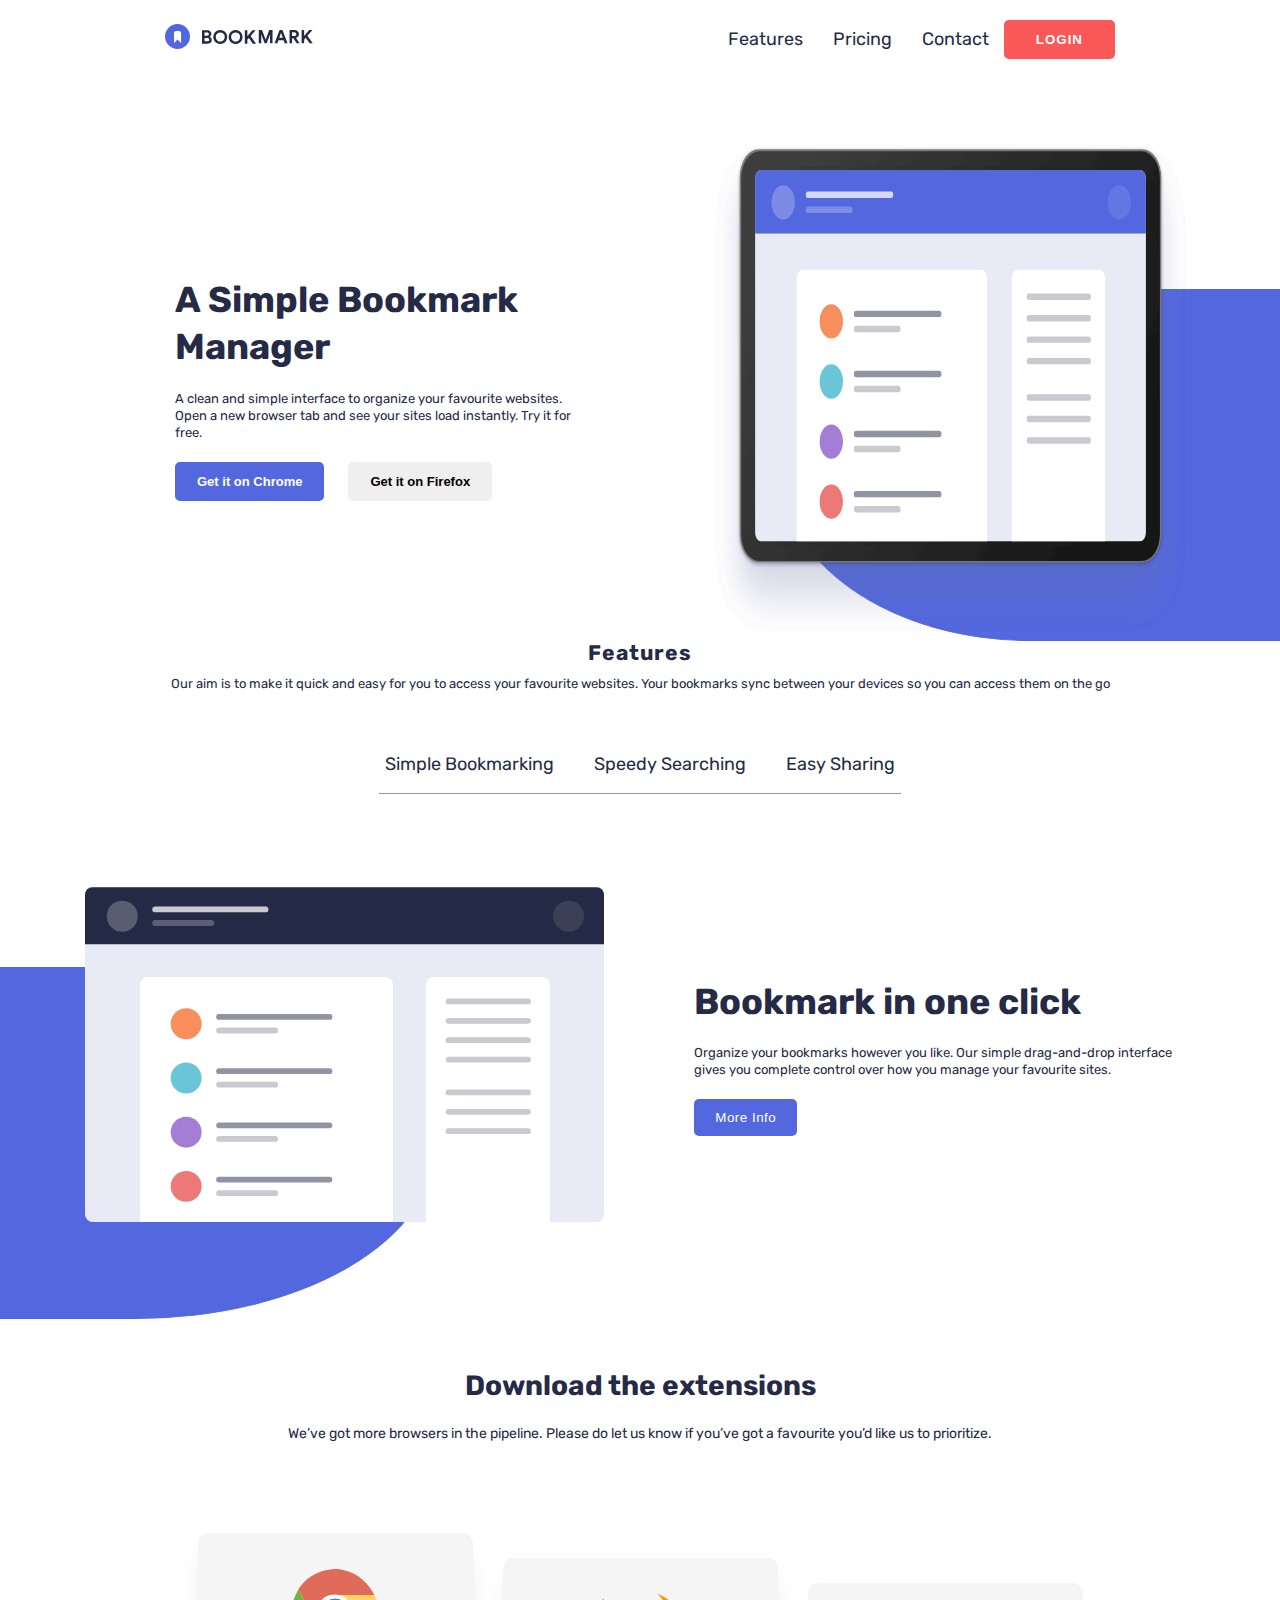
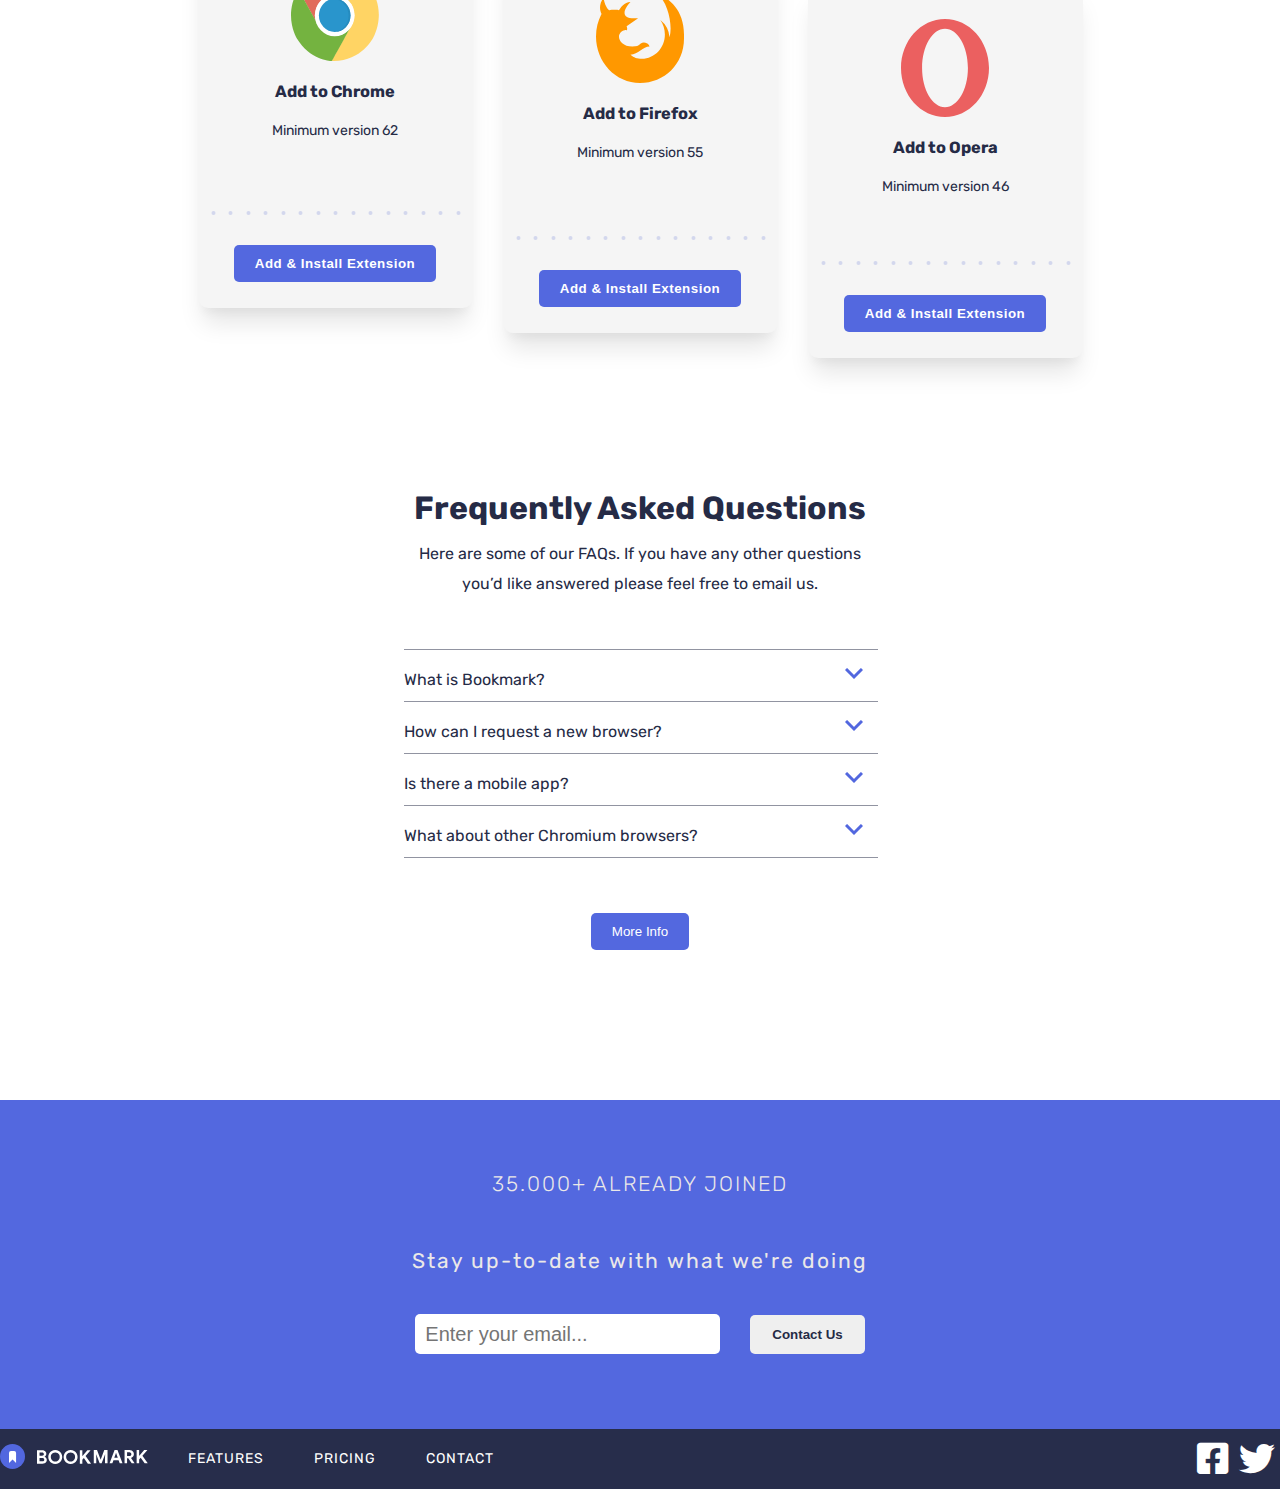
<file: index.html>
<!DOCTYPE html>
<html lang="en">
      <head>
            <meta charset="UTF-8" />
            <!-- <meta name="viewport" content="width=device-width, initial-scale=1.0" /> -->
            <meta name="viewport" content="width=device-width" />
            <meta
                  name="viewport"
                  content="width=device-width, initial-scale=1, minimum-scale=1"
            />
            <!-- displays site properly based on user's device -->

            <link
                  rel="icon"
                  type="image/png"
                  sizes="32x32"
                  href="./images/favicon-32x32.png"
            />
            <link
                  rel="stylesheet"
                  href="https://cdnjs.cloudflare.com/ajax/libs/font-awesome/5.15.4/css/all.min.css"
                  integrity="sha512-1ycn6IcaQQ40/MKBW2W4Rhis/DbILU74C1vSrLJxCq57o941Ym01SwNsOMqvEBFlcgUa6xLiPY/NS5R+E6ztJQ=="
                  crossorigin="anonymous"
                  referrerpolicy="no-referrer"
            />
            <title>Frontend Mentor | Bookmark landing page</title>

            <!-- Feel free to remove these styles or customise in your own stylesheet 👍 -->
            <style>
                  .attribution {
                        font-size: 11px;
                        text-align: center;
                  }

                  .attribution a {
                        color: hsl(228, 45%, 44%);
                  }
            </style>
            <link rel="stylesheet" href="styles.css" />
      </head>

      <body>
            <div class="wrapper">
                  <!-- ! -->
                  <!-- 1 Header-->
                  <header class="header">
                        <nav class="flex-row-ai-ct">
                              <div class="header__logo">
                                    <a href="#"
                                          ><img
                                                src="./images/logo-bookmark.svg"
                                                alt="logo-bookmark"
                                    /></a>
                              </div>

                              <div class="header__menu flex-row-ai-ct">
                                    <a href="#features">Features</a>
                                    <a href="#extensions">Pricing</a>
                                    <a href="#contact">Contact</a>
                                    <button class="btn header__login">
                                          Login
                                    </button>
                              </div>

                              <div class="header__humberger">
                                    <img
                                          src="./images/icon-hamburger.svg"
                                          alt="humberger"
                                    />
                              </div>
                        </nav>

                        <div class="humberger_content">
                              <div class="menu_menu">
                                    <div class="one">
                                          <svg width="148" height="25" xmlns="http://www.w3.org/2000/svg"><g fill="none" fill-rule="evenodd">
                                                <path d="M37 6.299h5.227c.746 0 1.434.155 2.062.466.629.311 1.123.735 1.484 1.27s.542 1.12.542 1.754c0 .672-.165 1.254-.495 1.746-.33.491-.762.868-1.297 1.129v.15c.697.248 1.25.643 1.661 1.185.41.541.616 1.191.616 1.95 0 .735-.196 1.385-.588 1.951a3.817 3.817 0 0 1-1.587 1.307c-.665.305-1.403.457-2.212.457H37V6.299zm5.04 5.45c.548 0 .986-.152 1.316-.457.33-.305.495-.688.495-1.148 0-.448-.159-.824-.476-1.13-.318-.304-.738-.457-1.26-.457H39.52v3.192h2.52zm.28 5.619c.61 0 1.086-.159 1.428-.476.342-.317.513-.731.513-1.241 0-.51-.174-.927-.522-1.251-.349-.324-.847-.485-1.494-.485H39.52v3.453h2.8zm12.927 2.595c-1.307 0-2.492-.308-3.556-.924a6.711 6.711 0 0 1-2.511-2.53c-.61-1.07-.915-2.246-.915-3.528 0-1.281.305-2.457.915-3.528a6.711 6.711 0 0 1 2.51-2.529C52.756 6.308 53.94 6 55.248 6c1.306 0 2.492.308 3.556.924a6.711 6.711 0 0 1 2.51 2.53c.61 1.07.915 2.246.915 3.527 0 1.282-.305 2.458-.915 3.528a6.711 6.711 0 0 1-2.51 2.53c-1.064.616-2.25.924-3.556.924zm0-2.39a4.52 4.52 0 0 0 2.258-.578 4.177 4.177 0 0 0 1.615-1.624c.392-.697.588-1.494.588-2.39 0-.896-.196-1.692-.588-2.389a4.177 4.177 0 0 0-1.615-1.624 4.52 4.52 0 0 0-2.258-.579 4.47 4.47 0 0 0-2.25.579 4.195 4.195 0 0 0-1.605 1.624c-.392.697-.588 1.493-.588 2.39 0 .895.196 1.692.588 2.389a4.195 4.195 0 0 0 1.605 1.624 4.47 4.47 0 0 0 2.25.578zm15.353 2.39c-1.307 0-2.492-.308-3.556-.924a6.711 6.711 0 0 1-2.51-2.53c-.61-1.07-.915-2.246-.915-3.528 0-1.281.305-2.457.914-3.528a6.711 6.711 0 0 1 2.511-2.529C68.108 6.308 69.294 6 70.6 6c1.307 0 2.492.308 3.556.924a6.711 6.711 0 0 1 2.51 2.53c.61 1.07.915 2.246.915 3.527 0 1.282-.305 2.458-.914 3.528a6.711 6.711 0 0 1-2.511 2.53c-1.064.616-2.25.924-3.556.924zm0-2.39a4.52 4.52 0 0 0 2.259-.578 4.177 4.177 0 0 0 1.614-1.624c.392-.697.588-1.494.588-2.39 0-.896-.196-1.692-.588-2.389a4.177 4.177 0 0 0-1.614-1.624 4.52 4.52 0 0 0-2.259-.579 4.47 4.47 0 0 0-2.25.579 4.195 4.195 0 0 0-1.605 1.624c-.392.697-.588 1.493-.588 2.39 0 .895.196 1.692.588 2.389a4.195 4.195 0 0 0 1.606 1.624 4.47 4.47 0 0 0 2.249.578zM79.83 6.3h2.52v5.73h.15l4.89-5.73h3.043v.149L85.6 11.973l5.338 7.542v.149h-3.08l-3.994-5.693-1.512 1.773v3.92h-2.52V6.299zM93.779 6h3.248l3.546 9.39h.15L104.268 6h3.267v13.365h-2.501v-6.589l.15-2.221h-.15l-3.398 8.81h-1.96l-3.416-8.81h-.149l.15 2.221v6.59h-2.483V6zm20.8 0h2.894l5.021 13.365h-2.781l-1.12-3.192h-5.115l-1.12 3.192h-2.781L114.579 6zm3.193 7.859l-1.176-3.36-.486-1.606h-.149l-.485 1.606-1.195 3.36h3.49zM124.553 6h4.872c.871 0 1.646.18 2.324.541.678.361 1.204.862 1.577 1.503.374.64.56 1.366.56 2.175 0 .858-.27 1.62-.812 2.286a4.617 4.617 0 0 1-2.044 1.447l-.018.13 3.584 5.134v.15h-2.894l-3.453-5.022h-1.176v5.021h-2.52V6zm4.853 6.03c.573 0 1.04-.175 1.4-.523.361-.349.542-.79.542-1.326 0-.51-.172-.945-.514-1.306-.342-.361-.806-.542-1.39-.542h-2.371v3.696h2.333zm7.23-6.03h2.52v5.73h.15l4.89-5.73h3.043v.15l-4.835 5.525 5.34 7.541v.15h-3.08l-3.996-5.694-1.512 1.773v3.92h-2.52V6z" fill="#242A45" fill-rule="nonzero"/><g><circle fill="#5267DF" cx="12.5" cy="12.5" r="12.5"/>
                                                <path d="M9 9v10l3.54-3.44L16.078 19V9a2 2 0 0 0-2-2H11a2 2 0 0 0-2 2z" fill="#fff"/></g></g></svg>
                                    </div>
                                    <div class="two">
                                          <img
                                                src="./images/icon-close.svg"
                                                alt="close"
                                                id="close"
                                          />
                                    </div>
                              </div>
                              <div class="menu_content">
                                    <a href="#features">Features</a>
                                    <a href="#extensions">Pricing</a>
                                    <a href="#">Contact</a>
                                    <button class="btn header__login">
                                          Login
                                    </button>
                              </div>
                              <div class="menu_social">
                                    <i
                                          class="
                                                fab
                                                fa-facebook-square
                                                fa-circle
                                                fa-2x
                                          "
                                          style="color: white"
                                    ></i>
                                    <i
                                          class="fab fa-twitter fa-circle fa-2x"
                                          style="color: white"
                                    ></i>
                              </div>
                        </div>
                        <!--- Showcase -->
                        <div class="showcase flex-row-ai-ct">
                              <div class="showcase__text flex-row-ai-ct">
                                    <h1>A Simple Bookmark Manager</h1>
                                    <p>
                                          A clean and simple interface to
                                          organize your favourite websites. Open
                                          a new browser tab and see your sites
                                          load instantly. Try it for free.
                                    </p>

                                    <div class="button">
                                          <button
                                                class="btn showcase_btn"
                                                id="btn_chrome"
                                          >
                                                Get it on Chrome
                                          </button>
                                          <button
                                                class="btn showcase_btn"
                                                id="btn_firefox"
                                          >
                                                Get it on Firefox
                                          </button>
                                    </div>
                              </div>
                              <div class="showcase__image">
                                    <img
                                          src="./images/illustration-hero.svg"
                                          alt="hero"
                                    />
                              </div>
                              <!-- End of showcase image-->
                        </div>
                        <!-- End of Showcase-->
                  </header>

                  <!-- 1 Features -->
                  <div class="features flex-fd-col" id="features">
                        <!-- Features__text-->
                        <div class="features__text flex flex-fd-col">
                              <!-- 2 -->
                              <h3>Features</h3>
                              <p>
                                    Our aim is to make it quick and easy for you
                                    to access your favourite websites. Your
                                    bookmarks sync between your devices so you
                                    can access them on the go
                              </p>
                        </div>
                        <!-- End of features__text-->

                        <!-- Features__wrapper-->
                        <div class="features__wrapper">
                              <!-- 2 -->
                              <!-- Features__wrapper__tasks-->
                              <div
                                    class="
                                          features__wrapper__tasks
                                          flex-row-ai-ct
                                    "
                              >
                                    <div class="features__tasks_1" id="task_1">
                                          <p>Simple Bookmarking</p>
                                    </div>
                                    <div class="features__tasks_2" id="task_2">
                                          <p>Speedy Searching</p>
                                    </div>
                                    <div class="features__tasks_3" id="task_3">
                                          <p>Easy Sharing</p>
                                    </div>
                              </div>
                              <!-- End of Features__wrapper__tasks-->

                              <!-- Features__wrapper tasks_content-->
                              <div class="tasks_content">
                                    <!-- Simple -->
                                    <div
                                          class="simple flex-row-ai-ct active"
                                          id="task_one"
                                    >
                                          <div class="simple__image">
                                                <img
                                                      src="images/illustration-features-tab-1.svg"
                                                      alt="images 1"
                                                />
                                          </div>

                                          <div class="simple__text flex-fd-col">
                                                <h1>Bookmark in one click</h1>
                                                <p>
                                                      Organize your bookmarks
                                                      however you like. Our
                                                      simple drag-and-drop
                                                      interface gives you
                                                      complete control over how
                                                      you manage your favourite
                                                      sites.
                                                </p>
                                                <button class="btn">
                                                      More Info
                                                </button>
                                          </div>
                                    </div>

                                    <!-- Speedy -->
                                    <div
                                          class="speedy flex-row-ai-ct"
                                          id="task_two"
                                    >
                                          <div class="speedy__image">
                                                <img
                                                      src="images/illustration-features-tab-2.svg"
                                                      alt="images2"
                                                />
                                          </div>

                                          <div class="speedy__text flex-fd-col">
                                                <h1>Intelligent search</h1>
                                                <p>
                                                      Our powerful search
                                                      feature will help you find
                                                      saved sites in no time at
                                                      all. No need to trawl
                                                      through all of your
                                                      bookmarks.
                                                </p>
                                                <button class="btn">
                                                      More Info
                                                </button>
                                          </div>
                                    </div>

                                    <!-- Share -->
                                    <div
                                          class="share flex-row-ai-ct"
                                          id="task_three"
                                    >
                                          <div class="share__image">
                                                <img
                                                      src="images/illustration-features-tab-3.svg"
                                                      alt="images3"
                                                />
                                          </div>

                                          <div class="share__text flex-fd-col">
                                                <h1>Share your bookmarks</h1>
                                                <p>
                                                      Easily share your
                                                      bookmarks and collections
                                                      with others. Create a
                                                      shareable link that you
                                                      can send at the click of a
                                                      button.
                                                </p>
                                                <button class="btn">
                                                      More Info
                                                </button>
                                          </div>
                                    </div>
                              </div>
                              <!-- End of Features__wrapper tasks_content-->
                        </div>
                        <!-- End of features__wrapper-->
                  </div>
                  <!-- 1 End of Features-->

                  <!-- 1 Extensions -->
                  <div class="extensions" id="extensions">
                        <div class="extensions__text">
                              <!-- 222222222222222222  Extension text-->
                              <h1>Download the extensions</h1>
                              <p>
                                    We’ve got more browsers in the pipeline.
                                    Please do let us know if you’ve got a
                                    favourite you’d like us to prioritize.
                              </p>
                        </div>
                        <!-- End extension__text-->

                        <div class="extensions__content">
                              <!-- 2222222  Extension content elements -->
                              <div class="chrome card">
                                    <!-- Extension chrome-->
                                    <div class="main">
                                          <div class="image">
                                                <img
                                                      src="./images/logo-chrome.svg"
                                                      alt="chrome"
                                                />
                                          </div>
                                          <h3>Add to Chrome</h3>
                                          <p>Minimum version 62</p>
                                    </div>
                                    <div class="btn-install">
                                          <button class="btn">
                                                Add & Install Extension
                                          </button>
                                    </div>
                              </div>
                              <!-- End extension__chrome card-->

                              <div class="firefox card">
                                    <!-- Extension firefox-->
                                    <div class="main">
                                          <div class="image">
                                                <img
                                                      src="./images/logo-firefox.svg"
                                                      alt="firefox"
                                                />
                                          </div>
                                          <h3>Add to Firefox</h3>
                                          <p>Minimum version 55</p>
                                    </div>
                                    <div class="btn-install">
                                          <button class="btn">
                                                Add & Install Extension
                                          </button>
                                    </div>
                              </div>
                              <!-- End extension__firefox card-->

                              <div class="opera card">
                                    <!-- Extension opera -->
                                    <div class="main">
                                          <div class="image">
                                                <img
                                                      src="./images/logo-opera.svg"
                                                      alt="opera"
                                                />
                                          </div>
                                          <h3>Add to Opera</h3>
                                          <p>Minimum version 46</p>
                                    </div>
                                    <div class="btn-install">
                                          <button class="btn">
                                                Add & Install Extension
                                          </button>
                                    </div>
                              </div>
                              <!-- End extension__opera card-->
                        </div>
                        <!-- 2222222  End  Extension content elements -->
                  </div>
                  <!-- End extensions -->

                  <div class="questions">
                        <!-- 1 Questions -->
                        <div class="questions__header">
                              <!-- 2 Questions__header -->
                              <h1>Frequently Asked Questions</h1>
                              <p>
                                    Here are some of our FAQs. If you have any
                                    other questions you’d like answered please
                                    feel free to email us.
                              </p>
                        </div>
                        <!--2 End Questions__header -->

                        <div class="questions__items">
                              <!--2 Question items-->
                              <div class="questions__one item">
                                    <!-- Question 1 -->
                                    <div class="ask__one ask">
                                          <p>What is Bookmark?</p>
                                    </div>

                                    <div class="answer__one answer">
                                          <p>
                                                <!-- Answer 1 -->
                                                Lorem ipsum dolor sit amet,
                                                consectetur adipiscing elit.
                                                Fusce tincidunt justo eget
                                                ultricies fringilla. Phasellus
                                                blandit ipsum quis quam ornare
                                                mattis.
                                          </p>
                                    </div>
                              </div>
                              <!-- End Question 1 -->

                              <div class="questions__two item">
                                    <!-- Question 1 -->
                                    <div class="ask__two ask">
                                          <!-- Question 2 -->
                                          <p>
                                                How can I request a new browser?
                                          </p>
                                    </div>

                                    <div class="answer__two answer">
                                          <!-- Answer 2 -->
                                          <p>
                                                Vivamus luctus eros aliquet
                                                convallis ultricies. Mauris
                                                augue massa, ultricies non
                                                ligula. Suspendisse imperdiet.
                                                Vivamus luctus eros aliquet
                                                convallis ultricies. Mauris
                                                augue massa, ultricies non
                                                ligula. Suspendisse imperdie
                                                tVivamus luctus eros aliquet
                                                convallis ultricies. Mauris
                                                augue massa, ultricies non
                                                ligula. Suspendisse imperdiet.
                                          </p>
                                    </div>
                              </div>
                              <!-- End Question 2 -->

                              <div class="questions__three item">
                                    <!-- Question 3 -->
                                    <div class="ask__three ask">
                                          <p>Is there a mobile app?</p>
                                    </div>

                                    <div class="answer__three answer">
                                          <!-- Answer 3 -->
                                          <p>
                                                Sed consectetur quam id neque
                                                fermentum accumsan. Praesent
                                                luctus vestibulum dolor, ut
                                                condimentum urna vulputate eget.
                                                Cras in ligula quis est pharetra
                                                mattis sit amet pharetra purus.
                                                Sed sollicitudin ex et ultricies
                                                bibendum.
                                          </p>
                                    </div>
                              </div>
                              <!-- End Question 3 -->

                              <div class="questions__four item">
                                    <!-- Question 4 -->
                                    <div class="ask__four ask">
                                          <!-- Question 4 -->
                                          <p>
                                                What about other Chromium
                                                browsers?
                                          </p>
                                    </div>

                                    <div class="answer__four answer">
                                          <!-- Answer 4 -->
                                          <p>
                                                Integer condimentum ipsum id
                                                imperdiet finibus. Vivamus in
                                                placerat mi, at euismod dui.
                                                Aliquam vitae neque eget nisl
                                                gravida pellentesque non ut
                                                velit.
                                          </p>
                                    </div>
                              </div>
                              <!-- End Question 4 -->
                        </div>
                        <!--2 End Question items-->
                        <button class="btn btn-question-more">More Info</button>
                  </div>
                  <!-- 1 End Questions -->
            </div>
            <!-- End wrapper -->

            <footer class="footer">
                  <!-- ! Footer -->
                  <!-- !Footer Container-->
                  <!-- <div class="footer__container"> -->

                  <div class="footer__content">
                        <!-- 1 Footer content-->
                        <h3>35.000+ Already Joined</h3>
                        <h3>Stay up-to-date with what we're doing</h3>

                        <form
                              onsubmit="formSubmit()"
                              class="contact__us flex"
                              id="contact"
                        >
                              <div class="form-control" id="form-control">
                                    <input
                                          name="email"
                                          id="email"
                                          type="text"
                                          onkeydown="checkEmail()"
                                          placeholder="Enter your email..."
                                    />
                                    <span class="email"></span>
                                    <img
                                          id="invalid_email"
                                          src="./images/icon-error.svg"
                                          alt="error icon"
                                    />
                                    <i
                                          id="valid_email"
                                          class="far fa-check-circle"
                                          style="color: green"
                                    ></i>
                              </div>
                              <div class="button">
                                    <button
                                          class="btn"
                                          type="submit"
                                          id="submit"
                                    >
                                          Contact Us
                                    </button>
                              </div>
                        </form>
                  </div>
                  <!-- 1 End Footer content-->
                  <!-- pattern="[a-zA-Z0-9]{5,30}\@[a-zA-Z0-9]{2,30}\.[a-zA-Z0-9]{2,30}"  -->
                  <div class="footer__nav">
                        <!-- 1 Footer nav -->
                        <div class="footer__nav__logo">
                              <!-- <img id="footer_logo"
                                    src="./images/logo-bookmark.svg"
                                    alt="logo-bookmark"
                              />    -->
                              <svg width="148" height="25" xmlns="http://www.w3.org/2000/svg"><g fill="none" fill-rule="evenodd">
                                    <path d="M37 6.299h5.227c.746 0 1.434.155 2.062.466.629.311 1.123.735 1.484 1.27s.542 1.12.542 1.754c0 .672-.165 1.254-.495 1.746-.33.491-.762.868-1.297 1.129v.15c.697.248 1.25.643 1.661 1.185.41.541.616 1.191.616 1.95 0 .735-.196 1.385-.588 1.951a3.817 3.817 0 0 1-1.587 1.307c-.665.305-1.403.457-2.212.457H37V6.299zm5.04 5.45c.548 0 .986-.152 1.316-.457.33-.305.495-.688.495-1.148 0-.448-.159-.824-.476-1.13-.318-.304-.738-.457-1.26-.457H39.52v3.192h2.52zm.28 5.619c.61 0 1.086-.159 1.428-.476.342-.317.513-.731.513-1.241 0-.51-.174-.927-.522-1.251-.349-.324-.847-.485-1.494-.485H39.52v3.453h2.8zm12.927 2.595c-1.307 0-2.492-.308-3.556-.924a6.711 6.711 0 0 1-2.511-2.53c-.61-1.07-.915-2.246-.915-3.528 0-1.281.305-2.457.915-3.528a6.711 6.711 0 0 1 2.51-2.529C52.756 6.308 53.94 6 55.248 6c1.306 0 2.492.308 3.556.924a6.711 6.711 0 0 1 2.51 2.53c.61 1.07.915 2.246.915 3.527 0 1.282-.305 2.458-.915 3.528a6.711 6.711 0 0 1-2.51 2.53c-1.064.616-2.25.924-3.556.924zm0-2.39a4.52 4.52 0 0 0 2.258-.578 4.177 4.177 0 0 0 1.615-1.624c.392-.697.588-1.494.588-2.39 0-.896-.196-1.692-.588-2.389a4.177 4.177 0 0 0-1.615-1.624 4.52 4.52 0 0 0-2.258-.579 4.47 4.47 0 0 0-2.25.579 4.195 4.195 0 0 0-1.605 1.624c-.392.697-.588 1.493-.588 2.39 0 .895.196 1.692.588 2.389a4.195 4.195 0 0 0 1.605 1.624 4.47 4.47 0 0 0 2.25.578zm15.353 2.39c-1.307 0-2.492-.308-3.556-.924a6.711 6.711 0 0 1-2.51-2.53c-.61-1.07-.915-2.246-.915-3.528 0-1.281.305-2.457.914-3.528a6.711 6.711 0 0 1 2.511-2.529C68.108 6.308 69.294 6 70.6 6c1.307 0 2.492.308 3.556.924a6.711 6.711 0 0 1 2.51 2.53c.61 1.07.915 2.246.915 3.527 0 1.282-.305 2.458-.914 3.528a6.711 6.711 0 0 1-2.511 2.53c-1.064.616-2.25.924-3.556.924zm0-2.39a4.52 4.52 0 0 0 2.259-.578 4.177 4.177 0 0 0 1.614-1.624c.392-.697.588-1.494.588-2.39 0-.896-.196-1.692-.588-2.389a4.177 4.177 0 0 0-1.614-1.624 4.52 4.52 0 0 0-2.259-.579 4.47 4.47 0 0 0-2.25.579 4.195 4.195 0 0 0-1.605 1.624c-.392.697-.588 1.493-.588 2.39 0 .895.196 1.692.588 2.389a4.195 4.195 0 0 0 1.606 1.624 4.47 4.47 0 0 0 2.249.578zM79.83 6.3h2.52v5.73h.15l4.89-5.73h3.043v.149L85.6 11.973l5.338 7.542v.149h-3.08l-3.994-5.693-1.512 1.773v3.92h-2.52V6.299zM93.779 6h3.248l3.546 9.39h.15L104.268 6h3.267v13.365h-2.501v-6.589l.15-2.221h-.15l-3.398 8.81h-1.96l-3.416-8.81h-.149l.15 2.221v6.59h-2.483V6zm20.8 0h2.894l5.021 13.365h-2.781l-1.12-3.192h-5.115l-1.12 3.192h-2.781L114.579 6zm3.193 7.859l-1.176-3.36-.486-1.606h-.149l-.485 1.606-1.195 3.36h3.49zM124.553 6h4.872c.871 0 1.646.18 2.324.541.678.361 1.204.862 1.577 1.503.374.64.56 1.366.56 2.175 0 .858-.27 1.62-.812 2.286a4.617 4.617 0 0 1-2.044 1.447l-.018.13 3.584 5.134v.15h-2.894l-3.453-5.022h-1.176v5.021h-2.52V6zm4.853 6.03c.573 0 1.04-.175 1.4-.523.361-.349.542-.79.542-1.326 0-.51-.172-.945-.514-1.306-.342-.361-.806-.542-1.39-.542h-2.371v3.696h2.333zm7.23-6.03h2.52v5.73h.15l4.89-5.73h3.043v.15l-4.835 5.525 5.34 7.541v.15h-3.08l-3.996-5.694-1.512 1.773v3.92h-2.52V6z" fill="#242A45" fill-rule="nonzero"/><g><circle fill="#5267DF" cx="12.5" cy="12.5" r="12.5"/>
                                    <path d="M9 9v10l3.54-3.44L16.078 19V9a2 2 0 0 0-2-2H11a2 2 0 0 0-2 2z" fill="#fff"/></g></g></svg>
                        </div>
                        <div class="footer__nav__menu">
                              <a href="#">Features</a>
                              <a href="#">Pricing</a>
                              <a href="#">Contact</a>
                        </div>
                        <div class="footer__nav__social">
                              <i
                                    class="fab fa-facebook-square fa-2x"
                                    style="color: white"
                              ></i>
                              <i
                                    class="fab fa-twitter fa-2x"
                                    style="color: white"
                              ></i>
                        </div>
                  </div>
                  <!-- 1 End Footer nav -->
                  <!-- <p class="attribution">
      Challenge by <a href="https://www.frontendmentor.io?ref=challenge" target="_blank">Frontend Mentor</a>. 
      Coded by <a href="#">Your Name Here</a>.
    </p> -->
                  <!-- </div> !End footer container -->
            </footer>
            <!-- ! End Footer -->

            <script src="script.js"></script>
      </body>
</html>
</file>
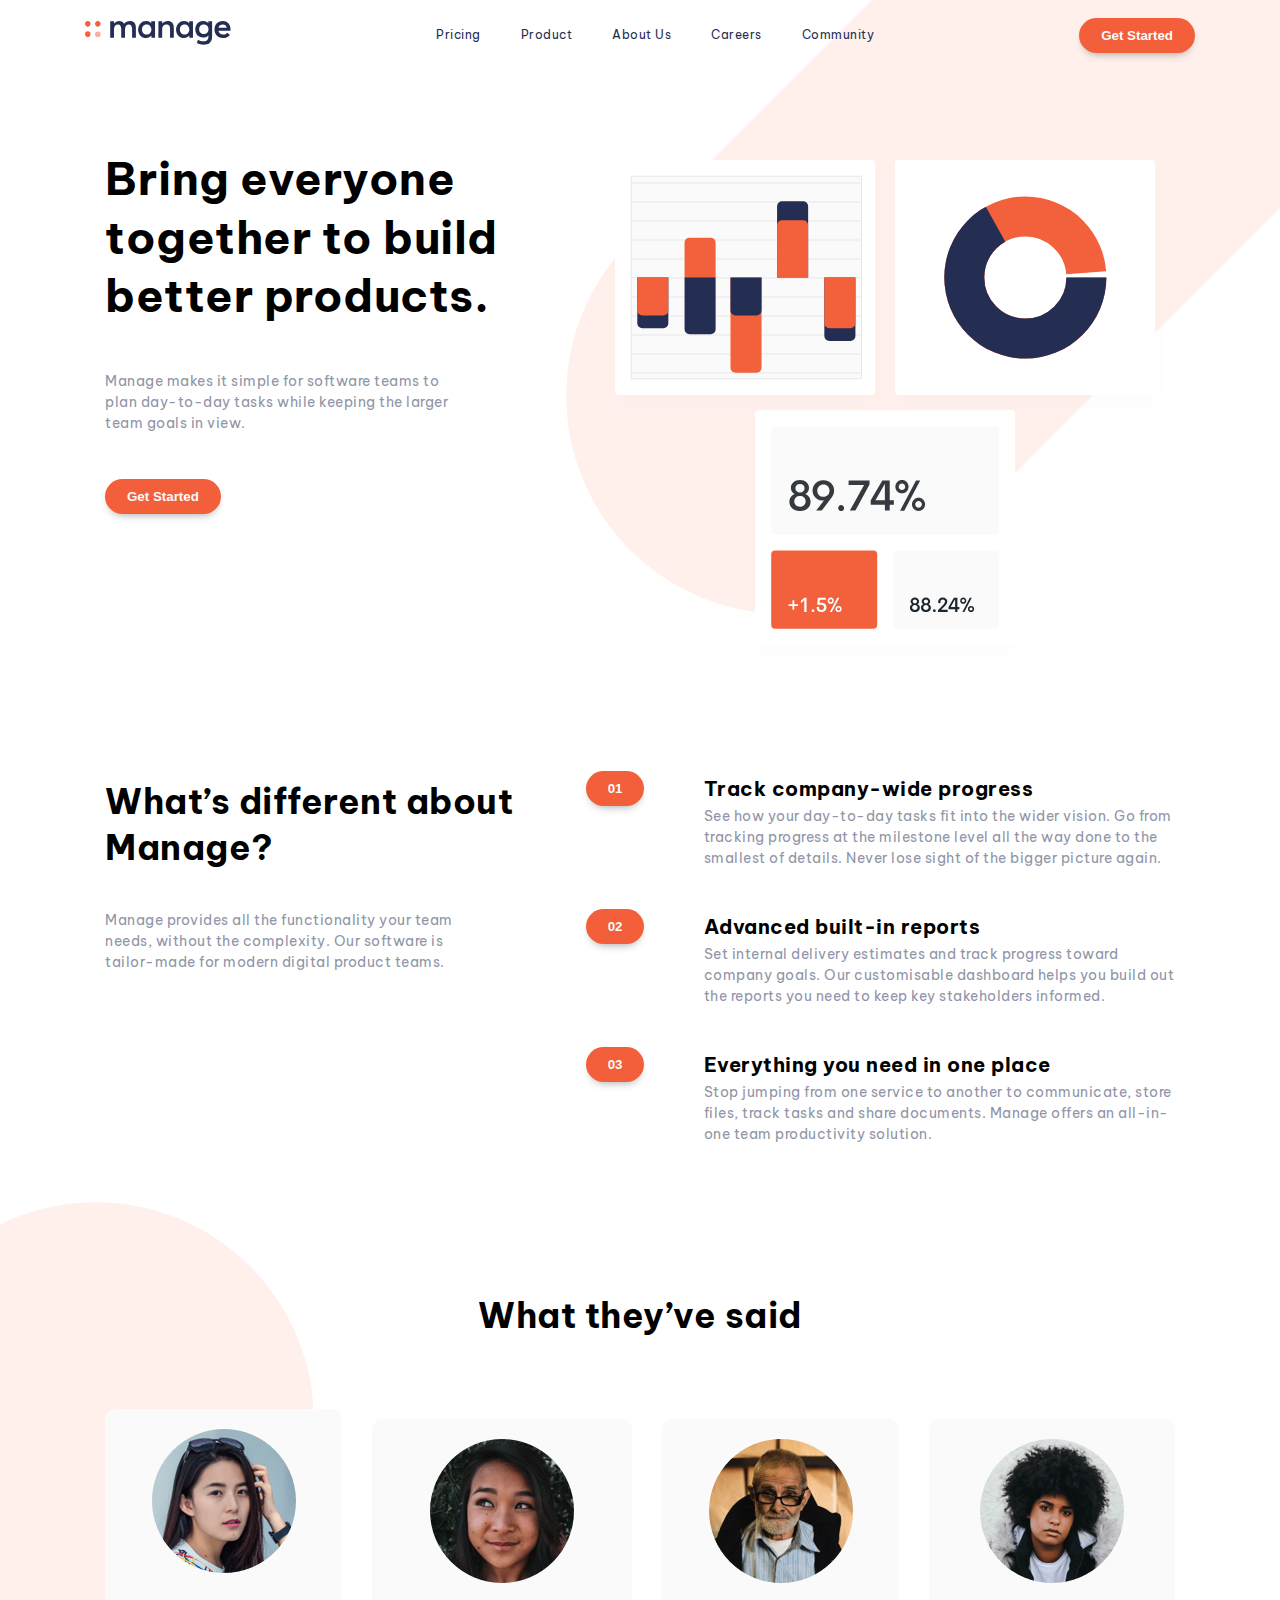
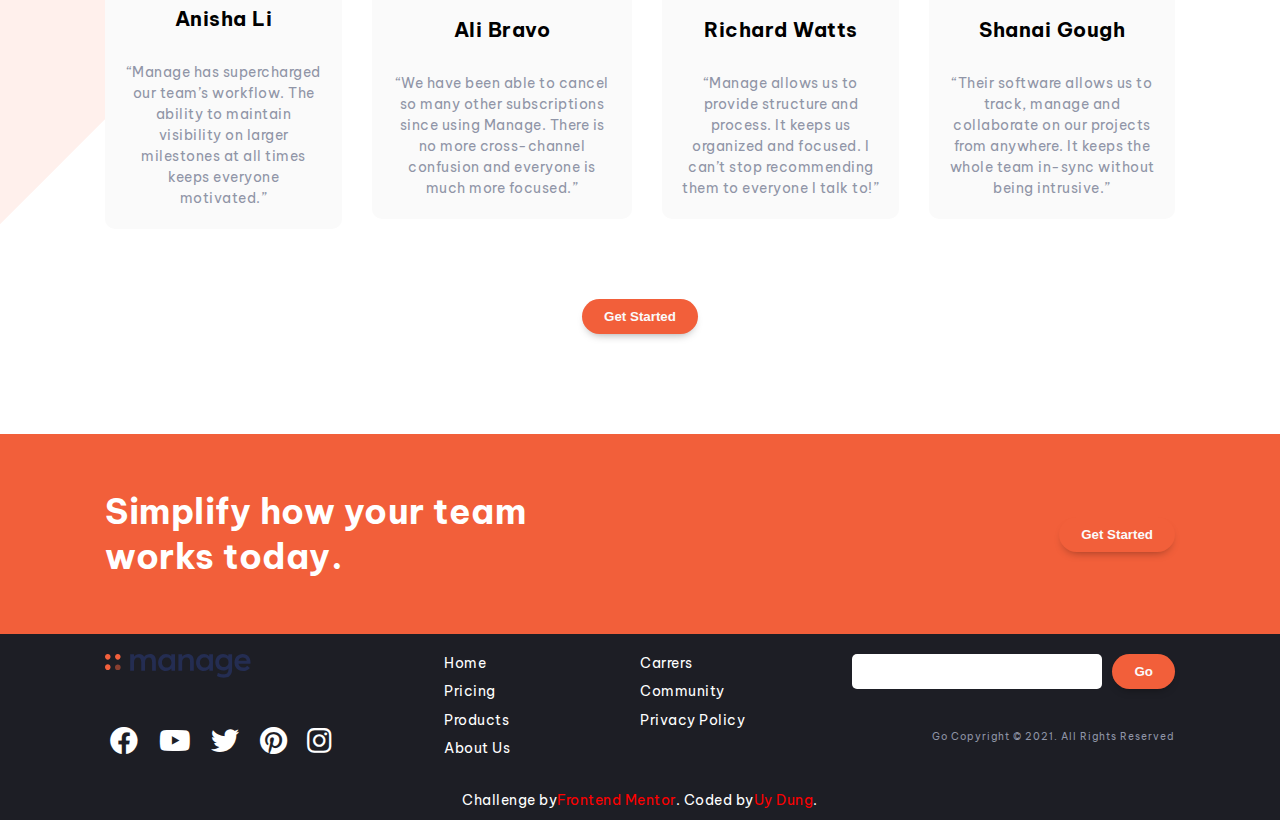
<file: manage-landing-page-master/index.html>
<!DOCTYPE html>
<html lang="en">
    <head>
        <meta charset="UTF-8" />
        <meta name="viewport" content="width=device-width, initial-scale=1.0" />
        <!-- displays site properly based on user's device -->

        <link rel="icon" type="image/png" sizes="32x32" href="./images/favicon-32x32.png" />

        <title>Uy Dung | Manage landing page</title>
        <link
            rel="stylesheet"
            href="https://cdnjs.cloudflare.com/ajax/libs/font-awesome/5.15.4/css/all.min.css"
            integrity="sha512-1ycn6IcaQQ40/MKBW2W4Rhis/DbILU74C1vSrLJxCq57o941Ym01SwNsOMqvEBFlcgUa6xLiPY/NS5R+E6ztJQ=="
            crossorigin="anonymous"
            referrerpolicy="no-referrer"
        />
        <link rel="stylesheet" href="./css/styles.css" />
    </head>
    <body>
        <div class="wrapper">
           <!-- ! Header -->
            <header class="header">
                <nav class="flex flex__row">
                    <div class="nav-logo">
                        <a href="#" class="logo" aria-label="Go to homepage">
                            <img src="./images/logo.svg" alt="logo website" />
                        </a>
                    </div>

                    <div class="menu flex flex_row">
                        <!-- Main menu-->
                        <a href="#hero">Pricing</a>
                        <a href="#product">Product</a>
                        <a href="#">About Us</a>
                        <a href="#">Careers</a>
                        <a href="#">Community</a>
                    </div>
                    <!-- End of Main Menu-->

                    <button class="btn btn-get-started">Get Started</button>

                    <button class="humberger__btn" aria-label="Humberger menu" aria-expanded="toggle menu dropdown">
                        <span class="menu"></span>
                        <span class="menu"></span>
                        <span class="menu"></span>
                    </button>
                    <!-- Humberger menu -->
                    <div class="humberger flex flex__col">
                        <a href="#hero">Pricing</a>
                        <a href="#product">Product</a>
                        <a href="#">About Us</a>
                        <a href="#">Careers</a>
                        <a href="#">Community</a>
                    </div>
                    <!-- End of Humberger menu-->
                </nav>
            </header>
            <!-- !End of Header-->

            <!--! Main -->
            <div class="main">
                <!--1 Hero -->
                <section class="hero flex flex__row" id="hero">
                    <!--2 Hero image-->
                    <div class="hero__image">
                        <img src="./images/illustration-intro.svg" alt="bg section desktop" />
                    </div>
                    <!--2 End of Hero image-->

                    <!--2 Hero content-->
                    <div class="hero__content flex flex__col">
                        <h1>Bring everyone together to build better products.</h1>
                        <p>
                            Manage makes it simple for software teams to plan day-to-day tasks while keeping the larger
                            team goals in view.
                        </p>
                        <button class="btn" aria-label="Get Started">Get Started</button>
                    </div>
                    <!--2 End of Hero content-->
                </section>
                <!-- 1 End of Hero-->

                <!--1 Product -->
                <section class="product flex flex__row" id="product">
                    <!--2 Product Left-->
                    <div class="product__left flex flex__col">
                        <h2>What’s different about Manage?</h2>
                        <p>
                            Manage provides all the functionality your team needs, without the complexity. Our software
                            is tailor-made for modern digital product teams.
                        </p>
                    </div>
                    <!--2 End of Product Left -->

                    <!-- 2 Product Right-->
                    <div class="product__right">
                        <!-- Item 1-->
                        <div class="item" id="item-1">
                            <button class="item__btn btn" id="item-1-btn" aria-label="Item 1">01</button>

                            <h4 class="item__header" id="item-1-header">Track company-wide progress</h4>
                            <p class="item__text" id="item-1-text">
                                See how your day-to-day tasks fit into the wider vision. Go from tracking progress at
                                the milestone level all the way done to the smallest of details. Never lose sight of the
                                bigger picture again.
                            </p>
                        </div>
                        <!-- End of Item 1-->

                        <!-- Item 2-->
                        <div class="item" id="item-2">
                            <button class="item__btn btn" id="item-2-btn" aria-label="Item 2">02</button>

                            <h4 class="item__header" id="item-2-header">Advanced built-in reports</h4>
                            <p class="item__text" id="item-2-text">
                                Set internal delivery estimates and track progress toward company goals. Our
                                customisable dashboard helps you build out the reports you need to keep key stakeholders
                                informed.
                            </p>
                        </div>
                        <!-- End of Item 2-->

                        <!-- Item 3-->
                        <div class="item" id="item-3">
                            <button class="item__btn btn" id="item-3-btn" aria-label="Item 3">03</button>

                            <h4 class="item__header" id="item-3-header">Everything you need in one place</h4>
                            <p class="item__text" id="item-3-text">
                                Stop jumping from one service to another to communicate, store files, track tasks and
                                share documents. Manage offers an all-in-one team productivity solution.
                            </p>
                        </div>
                        <!-- End of Item 3-->
                    </div>
                    <!--2 End of Product Right-->
                </section>
                <!--1 End of Product-->

                <!--1 Carreers -->
                <section class="carrers flex flex__col" id="carrers">
                    <h2 class="carrers__header">What they’ve said</h2>

                    <!--2 List item -->
                    <div class="carrers__content flex flex__row" id="carrers__content">
                        <!-- Item 1-->
                        <div class="carrers__element card" id="item-1">
                            <div class="item__avatar">
                                <img src="./images/avatar-anisha.png" alt="Anisha's avatar" />
                            </div>
                            <h4 class="item__name">Anisha Li</h4>
                            <p class="item__text">
                                “Manage has supercharged our team’s workflow. The ability to maintain visibility on
                                larger milestones at all times keeps everyone motivated.”
                            </p>
                        </div>
                        <!-- End of Item 1-->

                        <!-- Item 2-->
                        <div class="carrers__element card" id="item-2">
                            <div class="item__avatar">
                                <img src="./images/avatar-ali.png" alt="Ali's Avatar" />
                            </div>
                            <h4 class="item__name">Ali Bravo</h4>
                            <p class="item__text">
                                “We have been able to cancel so many other subscriptions since using Manage. There is no
                                more cross-channel confusion and everyone is much more focused.”
                            </p>
                        </div>
                        <!-- End of Item 2-->

                        <!-- Item 3-->
                        <div class="carrers__element card" id="item-3">
                            <div class="item__avatar">
                                <img src="./images/avatar-richard.png" alt="Richard's avatar" />
                            </div>
                            <h4 class="item__name">Richard Watts</h4>
                            <p class="item__text">
                                “Manage allows us to provide structure and process. It keeps us organized and focused. I
                                can’t stop recommending them to everyone I talk to!”
                            </p>
                        </div>
                        <!-- End of Item 3-->

                        <!-- Item 4-->
                        <div class="carrers__element card" id="item-4">
                            <div class="item__avatar">
                                <img src="./images/avatar-shanai.png" alt="Shanai's avatar" />
                            </div>
                            <h4 class="item__name">Shanai Gough</h4>
                            <p class="item__text">
                                “Their software allows us to track, manage and collaborate on our projects from
                                anywhere. It keeps the whole team in-sync without being intrusive.”
                            </p>
                        </div>
                        <!-- End of Item 4-->
                    </div>
                    <!--2 End of List item -->
                    <button class="btn" aria-label="See more feedback">Get Started</button>
                </section>
                <!--1 End of Carreers-->
            </div>
            <!--! End of Main-->

            <!-- ! Footer -->
            <footer class="footer">
                <!--1 Top Footer -->
                <div class="footer__top flex">
                    <div class="footer__top__wrapper flex">
                        <h2>Simplify how your team works today.</h2>
                        <button class="btn" aria-label="See how your team works today">Get Started</button>
                    </div>
                </div>
                <!--1 End of Top Footer -->

                <!--1 Bottom Footer -->
                <div class="footer__bottom flex flex__row">
                    <div class="footer__bottom__wrapper flex flex__row_fs">
                        <!-- Footer ONE-->
                        <div class="footer_one flex flex__col_fe">
                            <div class="footer__logo">
                                <img src="./images/logo.svg" alt="Manage logo" />
                            </div>
                            <div class="footer__social flex flex__row">
                                <i class="fab fa-facebook fa-2x"></i>
                                <i class="fab fa-youtube fa-2x"></i>
                                <i class="fab fa-twitter fa-2x"></i>
                                <i class="fab fa-pinterest fa-2x"></i>
                                <i class="fab fa-instagram fa-2x"></i>
                            </div>
                        </div>
                        <!-- End of Footer One -->

                        <!-- Footer Menu -->
                        <div class="footer__menu flex flex__row_fs">
                            <!-- Footer menu one-->
                            <div class="footer_menu_one flex flex__col_sb">
                                <a href="#">Home</a>
                                <a href="#pricing">Pricing</a>
                                <a href="#product">Products</a>
                                <a href="#about">About Us</a>
                            </div>
                            <!-- End of Footer menu  one-->

                            <!-- Footer menu two -->
                            <div class="footer_menu_two flex flex__col_sb">
                                <a href="#">Carrers</a>
                                <a href="#">Community</a>
                                <a href="#">Privacy Policy</a>
                            </div>
                            <!-- End of Footer menu two-->
                        </div>
                        <!-- End of Footer Menu -->

                        <!-- Footer Contact Us -->
                        <div class="footer__contact flex flex__col_fe">
                            <form action="" class="contact-us flex flex__row">
                                <div class="form-control">
                                   <input type="email" aria-lable="Your email" id="email"  title="Enter Your Email" required/>
                                   <span id="error"></span>
                                </div>
                                <button type="submit" class="btn" aria-label="Send me email " title="Send me email">Go</button>
                                
                            </form>
                            <p class="copyright">Go Copyright &copy; 2021. All Rights Reserved</p>
                        </div>
                        <!-- End of Footer Contact Us-->
                    </div>
                    <!-- End of Footer__bottom__wrapper-->
                </div>
                <!--1 End of Bootom Footer -->

                <div class="attribution">
                    Challenge by
                    <a href="https://www.frontendmentor.io?ref=challenge" target="_blank"> Frontend Mentor </a>. Coded
                    by <a href="#">Uy Dung</a>.
                </div>
            </footer>
        </div>
        <!-- End of wrapper -->
        <script src="script.js"></script>
    </body>
    
</html>

<!-- End-->
</file>
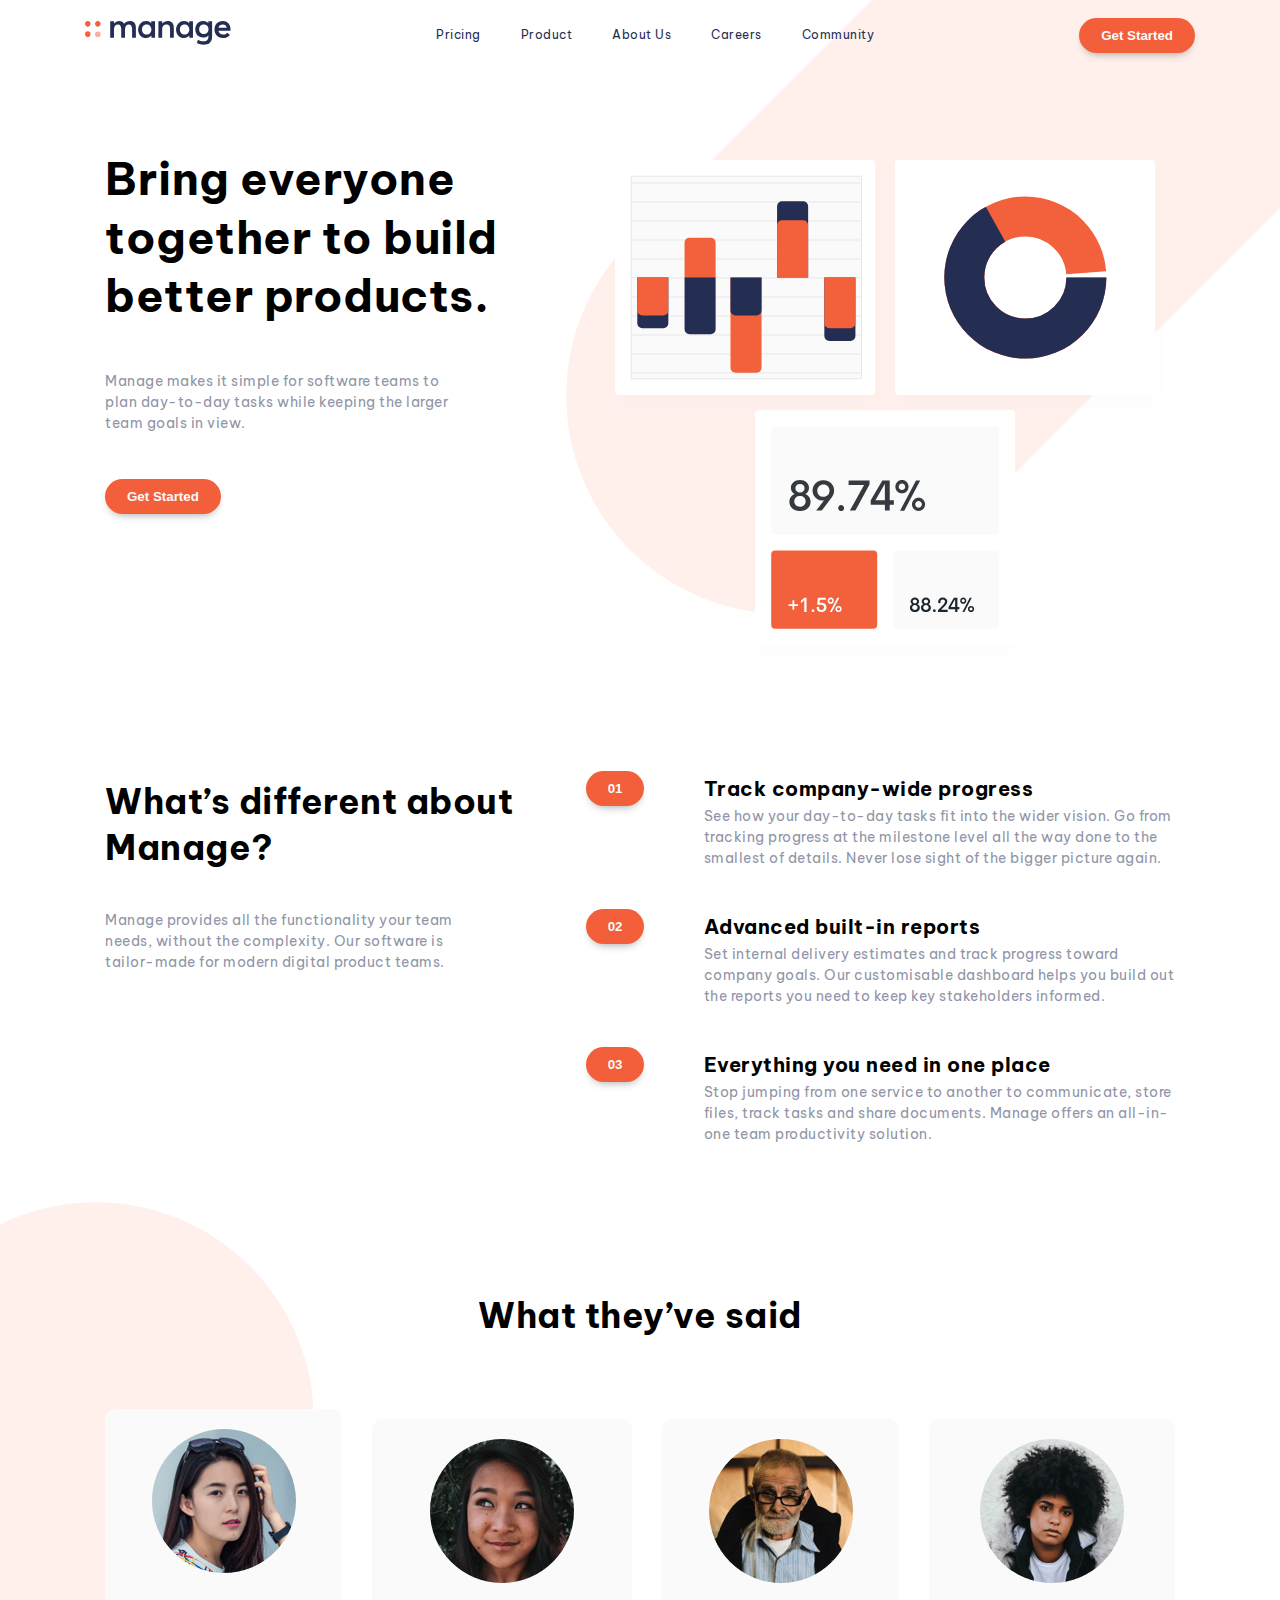
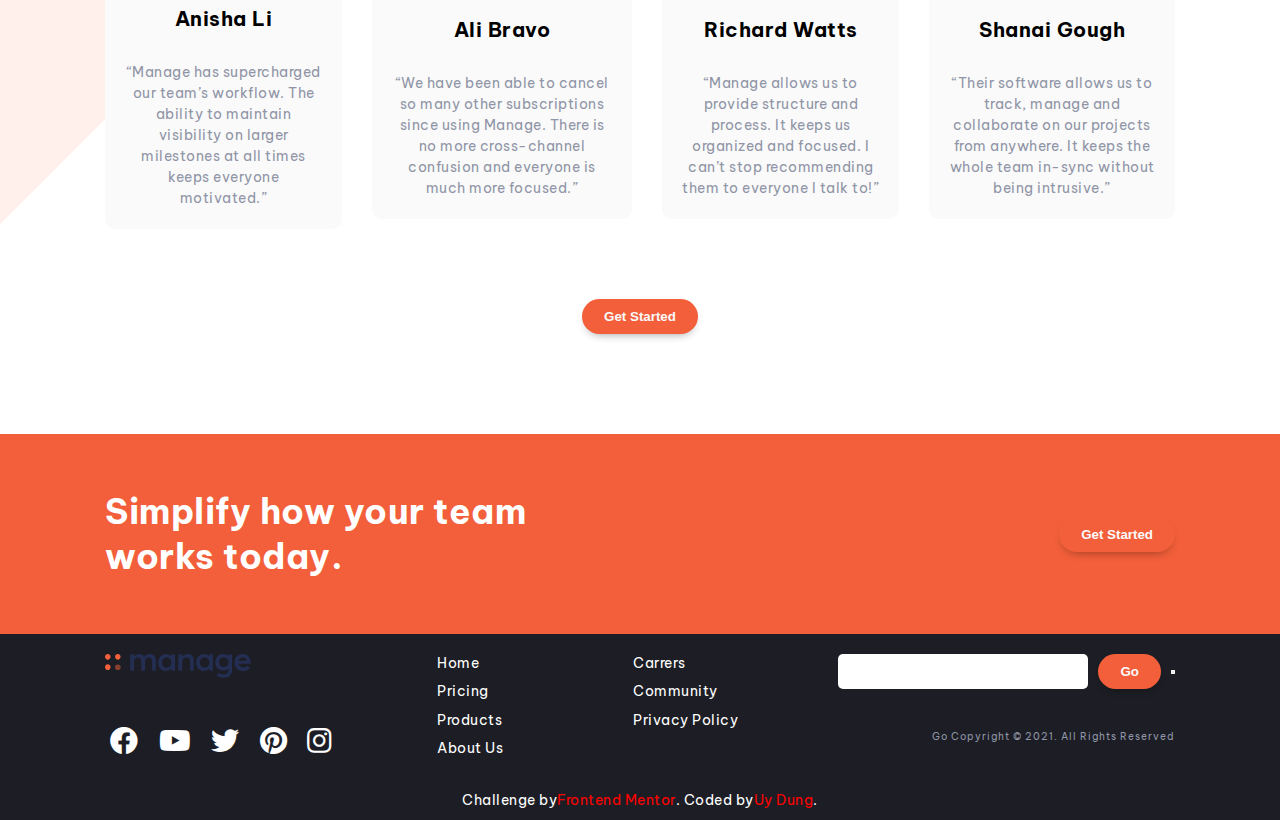
<file: manage-landing-page-master/index - Copy.html>
<!DOCTYPE html>
<html lang="en">
    <head>
        <meta charset="UTF-8" />
        <meta name="viewport" content="width=device-width, initial-scale=1.0" />
        <!-- displays site properly based on user's device -->

        <link rel="icon" type="image/png" sizes="32x32" href="./images/favicon-32x32.png" />

        <title>Uy Dung | Manage landing page</title>
        <link
            rel="stylesheet"
            href="https://cdnjs.cloudflare.com/ajax/libs/font-awesome/5.15.4/css/all.min.css"
            integrity="sha512-1ycn6IcaQQ40/MKBW2W4Rhis/DbILU74C1vSrLJxCq57o941Ym01SwNsOMqvEBFlcgUa6xLiPY/NS5R+E6ztJQ=="
            crossorigin="anonymous"
            referrerpolicy="no-referrer"
        />
        <link rel="stylesheet" href="./css/styles.css" />
    </head>
    <body>
        <div class="wrapper">
           <!-- ! Header -->
            <header class="header">
                <nav class="flex flex__row">
                    <div class="nav-logo">
                        <a href="#" class="logo" aria-label="Go to homepage">
                            <img src="./images/logo.svg" alt="logo website" />
                        </a>
                    </div>

                    <div class="menu flex flex_row">
                        <!-- Main menu-->
                        <a href="#hero">Pricing</a>
                        <a href="#product">Product</a>
                        <a href="#">About Us</a>
                        <a href="#">Careers</a>
                        <a href="#">Community</a>
                    </div>
                    <!-- End of Main Menu-->

                    <button class="btn btn-get-started">Get Started</button>

                    <button class="humberger__btn" aria-label="Humberger menu" aria-expanded="toggle menu dropdown">
                        <span class="menu"></span>
                        <span class="menu"></span>
                        <span class="menu"></span>
                    </button>
                    <!-- Humberger menu -->
                    <div class="humberger flex flex__col">
                        <a href="#hero">Pricing</a>
                        <a href="#product">Product</a>
                        <a href="#">About Us</a>
                        <a href="#">Careers</a>
                        <a href="#">Community</a>
                    </div>
                    <!-- End of Humberger menu-->
                </nav>
            </header>
            <!-- !End of Header-->

            <!--! Main -->
            <div class="main">
                <!--1 Hero -->
                <section class="hero flex flex__row" id="hero">
                    <!--2 Hero image-->
                    <div class="hero__image">
                        <img src="./images/illustration-intro.svg" alt="bg section desktop" />
                    </div>
                    <!--2 End of Hero image-->

                    <!--2 Hero content-->
                    <div class="hero__content flex flex__col">
                        <h1>Bring everyone together to build better products.</h1>
                        <p>
                            Manage makes it simple for software teams to plan day-to-day tasks while keeping the larger
                            team goals in view.
                        </p>
                        <button class="btn" aria-label="Get Started">Get Started</button>
                    </div>
                    <!--2 End of Hero content-->
                </section>
                <!-- 1 End of Hero-->

                <!--1 Product -->
                <section class="product flex flex__row" id="product">
                    <!--2 Product Left-->
                    <div class="product__left flex flex__col">
                        <h2>What’s different about Manage?</h2>
                        <p>
                            Manage provides all the functionality your team needs, without the complexity. Our software
                            is tailor-made for modern digital product teams.
                        </p>
                    </div>
                    <!--2 End of Product Left -->

                    <!-- 2 Product Right-->
                    <div class="product__right">
                        <!-- Item 1-->
                        <div class="item" id="item-1">
                            <button class="item__btn btn" id="item-1-btn" aria-label="Item 1">01</button>

                            <h4 class="item__header" id="item-1-header">Track company-wide progress</h4>
                            <p class="item__text" id="item-1-text">
                                See how your day-to-day tasks fit into the wider vision. Go from tracking progress at
                                the milestone level all the way done to the smallest of details. Never lose sight of the
                                bigger picture again.
                            </p>
                        </div>
                        <!-- End of Item 1-->

                        <!-- Item 2-->
                        <div class="item" id="item-2">
                            <button class="item__btn btn" id="item-2-btn" aria-label="Item 2">02</button>

                            <h4 class="item__header" id="item-2-header">Advanced built-in reports</h4>
                            <p class="item__text" id="item-2-text">
                                Set internal delivery estimates and track progress toward company goals. Our
                                customisable dashboard helps you build out the reports you need to keep key stakeholders
                                informed.
                            </p>
                        </div>
                        <!-- End of Item 2-->

                        <!-- Item 3-->
                        <div class="item" id="item-3">
                            <button class="item__btn btn" id="item-3-btn" aria-label="Item 3">03</button>

                            <h4 class="item__header" id="item-3-header">Everything you need in one place</h4>
                            <p class="item__text" id="item-3-text">
                                Stop jumping from one service to another to communicate, store files, track tasks and
                                share documents. Manage offers an all-in-one team productivity solution.
                            </p>
                        </div>
                        <!-- End of Item 3-->
                    </div>
                    <!--2 End of Product Right-->
                </section>
                <!--1 End of Product-->

                <!--1 Carreers -->
                <section class="carrers flex flex__col" id="carrers">
                    <h2 class="carrers__header">What they’ve said</h2>

                    <!--2 List item -->
                    <div class="carrers__content flex flex__row" id="carrers__content">
                        <!-- Item 1-->
                        <div class="carrers__element card" id="item-1">
                            <div class="item__avatar">
                                <img src="./images/avatar-anisha.png" alt="Anisha's avatar" />
                            </div>
                            <h4 class="item__name">Anisha Li</h4>
                            <p class="item__text">
                                “Manage has supercharged our team’s workflow. The ability to maintain visibility on
                                larger milestones at all times keeps everyone motivated.”
                            </p>
                        </div>
                        <!-- End of Item 1-->

                        <!-- Item 2-->
                        <div class="carrers__element card" id="item-2">
                            <div class="item__avatar">
                                <img src="./images/avatar-ali.png" alt="Ali's Avatar" />
                            </div>
                            <h4 class="item__name">Ali Bravo</h4>
                            <p class="item__text">
                                “We have been able to cancel so many other subscriptions since using Manage. There is no
                                more cross-channel confusion and everyone is much more focused.”
                            </p>
                        </div>
                        <!-- End of Item 2-->

                        <!-- Item 3-->
                        <div class="carrers__element card" id="item-3">
                            <div class="item__avatar">
                                <img src="./images/avatar-richard.png" alt="Richard's avatar" />
                            </div>
                            <h4 class="item__name">Richard Watts</h4>
                            <p class="item__text">
                                “Manage allows us to provide structure and process. It keeps us organized and focused. I
                                can’t stop recommending them to everyone I talk to!”
                            </p>
                        </div>
                        <!-- End of Item 3-->

                        <!-- Item 4-->
                        <div class="carrers__element card" id="item-4">
                            <div class="item__avatar">
                                <img src="./images/avatar-shanai.png" alt="Shanai's avatar" />
                            </div>
                            <h4 class="item__name">Shanai Gough</h4>
                            <p class="item__text">
                                “Their software allows us to track, manage and collaborate on our projects from
                                anywhere. It keeps the whole team in-sync without being intrusive.”
                            </p>
                        </div>
                        <!-- End of Item 4-->
                    </div>
                    <!--2 End of List item -->
                    <button class="btn" aria-label="See more feedback">Get Started</button>
                </section>
                <!--1 End of Carreers-->
            </div>
            <!--! End of Main-->

            <!-- ! Footer -->
            <footer class="footer">
                <!--1 Top Footer -->
                <div class="footer__top flex">
                    <div class="footer__top__wrapper flex">
                        <h2>Simplify how your team works today.</h2>
                        <button class="btn" aria-label="See how your team works today">Get Started</button>
                    </div>
                </div>
                <!--1 End of Top Footer -->

                <!--1 Bottom Footer -->
                <div class="footer__bottom flex flex__row">
                    <div class="footer__bottom__wrapper flex flex__row_fs">
                        <!-- Footer ONE-->
                        <div class="footer_one flex flex__col_fe">
                            <div class="footer__logo">
                                <img src="./images/logo.svg" alt="Manage logo" />
                            </div>
                            <div class="footer__social flex flex__row">
                                <i class="fab fa-facebook fa-2x"></i>
                                <i class="fab fa-youtube fa-2x"></i>
                                <i class="fab fa-twitter fa-2x"></i>
                                <i class="fab fa-pinterest fa-2x"></i>
                                <i class="fab fa-instagram fa-2x"></i>
                            </div>
                        </div>
                        <!-- End of Footer One -->

                        <!-- Footer Menu -->
                        <div class="footer__menu flex flex__row_fs">
                            <!-- Footer menu one-->
                            <div class="footer_menu_one flex flex__col_sb">
                                <a href="#">Home</a>
                                <a href="#pricing">Pricing</a>
                                <a href="#product">Products</a>
                                <a href="#about">About Us</a>
                            </div>
                            <!-- End of Footer menu  one-->

                            <!-- Footer menu two -->
                            <div class="footer_menu_two flex flex__col_sb">
                                <a href="#">Carrers</a>
                                <a href="#">Community</a>
                                <a href="#">Privacy Policy</a>
                            </div>
                            <!-- End of Footer menu two-->
                        </div>
                        <!-- End of Footer Menu -->

                        <!-- Footer Contact Us -->
                        <div class="footer__contact flex flex__col_fe">
                            <form action="" class="contact-us flex flex__row">
                                <input type="email" aria-lable="Your email" id="email"  title="Enter Your Email" required/>
                                <button type="submit" class="btn" aria-label="Send me email " title="Send me email">Go</button>
                                <button type="submit"></button>
                            </form>
                            <p class="copyright">Go Copyright &copy; 2021. All Rights Reserved</p>
                        </div>
                        <!-- End of Footer Contact Us-->
                    </div>
                    <!-- End of Footer__bottom__wrapper-->
                </div>
                <!--1 End of Bootom Footer -->

                <div class="attribution">
                    Challenge by
                    <a href="https://www.frontendmentor.io?ref=challenge" target="_blank"> Frontend Mentor </a>. Coded
                    by <a href="#">Uy Dung</a>.
                </div>
            </footer>
        </div>
        <!-- End of wrapper -->
        <script src="script.js"></script>
    </body>
    
</html>
</file>
<file: styles.css>
@import url("https://fonts.googleapis.com/css2?family=Rubik:wght@400;500&display=swap");
/* Core */
* {
  box-sizing: border-box;
  margin: 0;
  padding: 0;
}

body {
  font-size: 18px;
  line-height: 1.3;
  font-family: "Rubik", sans-serif;
  color: #252b46;
}

a {
  text-decoration: none;
}

img {
  width: 100%;
  height: 100%;
}

ul {
  list-style: none;
}

.btn {
  border-radius: 5px;
  padding: 10px 20px;
  border: 1px solid transparent;
  cursor: pointer;
}

.valid__email i {
  display: block !important;
}
.valid__email img {
  display: none !important;
}

.invalid__email i {
  display: none !important;
}
.invalid__email img {
  display: block !important;
}

.flex-row-ai-ct {
  display: flex;
  flex-direction: row;
  justify-content: center;
  align-items: center;
}
.flex-row-ai-fs {
  display: flex;
  flex-direction: row;
  justify-content: center;
  align-items: flex-start;
}
.flex-fd-col {
  display: flex;
  flex-direction: column;
  justify-content: center;
  align-items: center;
  text-align: center;
}

.active {
  display: flex !important;
}

.card {
  width: 275px;
  height: 375px;
  background-color: #f5f5f5;
  background-image: url("./images/bg-dots.svg");
  background-position: center 75%;
  background-repeat: no-repeat;
  border-radius: 10px;
  box-shadow: rgba(0, 0, 0, 0.1) 0px 20px 25px -5px, rgba(0, 0, 0, 0.04) 0px 10px 10px -5px;
  display: flex;
  flex-direction: column;
  justify-content: space-between;
  align-items: center;
  padding: 26px 0;
}
.card > *:first-child {
  display: flex;
  flex-direction: column;
  gap: 20px;
}
.card img {
  width: 100%;
  height: 100%;
}

/****************************/
.wrapper {
  max-width: 90rem;
  margin: 0 10.3125rem;
  margin-top: 1.25rem;
  /**************************/
  /* Header */
  /* Features */
  /* .features */
  /* Extensions */
  /* End Extensions */
  /* Questions */
  /* End questions */
}
.wrapper .header {
  width: 100%;
  margin: auto;
}
.wrapper .header .humberger_content {
  display: none;
}
.wrapper .header__humberger {
  display: none;
}
.wrapper .header nav {
  justify-content: space-between;
  max-width: 100%;
  margin: auto;
}
.wrapper .header__menu {
  justify-content: space-between;
}
.wrapper .header__menu a {
  padding: 0 0.9375rem;
  color: #252b46;
}
.wrapper .header__menu a:hover {
  color: #fa5757;
}
.wrapper .header__menu button {
  color: #fff;
  background-color: #fa5757;
  padding: 0.625rem 1.875rem;
  border: 0.125rem solid transparent;
  cursor: pointer;
  text-transform: uppercase;
  letter-spacing: 0.0625rem;
  font-weight: bold;
}
.wrapper .header__menu button:hover {
  background-color: #fff;
  color: #fa5757;
  border-color: #fa5757;
}
.wrapper .header .showcase {
  max-width: 100%;
  margin: auto;
  margin-top: 5rem;
  height: 31.25rem;
  gap: 3.125rem;
  position: relative;
}
.wrapper .header .showcase__text {
  flex-direction: column;
  align-items: flex-start;
  text-align: left;
  padding-left: 0.625rem;
}
.wrapper .header .showcase__text > * {
  padding: 0.625rem 0;
}
.wrapper .header .showcase__text p {
  font-size: 0.8125rem;
}
.wrapper .header .showcase__text .btn {
  display: inline-block;
  margin-right: 1.25rem;
  font-size: 0.8125rem;
  font-weight: bold;
}
.wrapper .header .showcase__text #btn_chrome {
  border: 0.125rem solid #5368df;
  background-color: #5368df;
  color: #fff;
}
.wrapper .header .showcase__text #btn_chrome:hover {
  background-color: #fff;
  color: #5368df;
  border-color: #5368df;
}
.wrapper .header .showcase__text #btn_firefox {
  border: 0.125rem solid transparent;
}
.wrapper .header .showcase__text #btn_firefox:hover {
  border-color: #333;
}
.wrapper .header .showcase__image {
  width: 100%;
  height: 100%;
  position: relative;
  right: -4.6875rem;
}
.wrapper .header .showcase__image::after {
  content: "";
  position: absolute;
  top: 9.375rem;
  right: -5.625rem;
  width: 31.25rem;
  height: 21.875rem;
  border: 0.0625rem solid #5368df;
  background-color: #5368df;
  z-index: -1;
  border-bottom-left-radius: 50%;
  border-top-left-radius: 50%;
}
.wrapper .features {
  width: 100%;
  margin: auto;
  /* .features__wrapper */
}
.wrapper .features__text {
  width: 100%;
  margin: auto;
}
.wrapper .features__text h3 {
  margin-bottom: 0.625rem;
  letter-spacing: 1px;
}
.wrapper .features__text p {
  font-size: 0.8125rem;
}
.wrapper .features__wrapper {
  /*  .tasks__content */
}
.wrapper .features__wrapper__tasks {
  margin-top: 3.75rem;
  padding-bottom: 1.875rem;
  align-items: center;
  justify-content: center;
  position: relative;
  width: 100%;
}
.wrapper .features__wrapper__tasks > * {
  padding: 0 1.25rem;
  position: relative;
  display: flex;
  flex-direction: column;
  align-items: center;
  justify-content: center;
  cursor: pointer;
}
.wrapper .features__wrapper__tasks > *::after {
  content: "";
  position: absolute;
  top: 2.375rem;
  width: 100%;
  height: 0.125rem;
  background-color: red;
  display: flex;
  justify-content: center;
  visibility: hidden;
}
.wrapper .features__wrapper__tasks > *:hover::after {
  visibility: visible;
}
.wrapper .features__wrapper__tasks::after {
  content: "";
  position: absolute;
  top: 1.875rem;
  width: 47%;
  height: 0.625rem;
  border-bottom: 0.0625rem solid #9194a1;
}
.wrapper .features__wrapper .tasks_content {
  position: relative;
  display: flex;
  flex-direction: column;
  margin-top: 3.125rem;
  /*   .simple, .speedy, .share */
}
.wrapper .features__wrapper .tasks_content .simple,
.wrapper .features__wrapper .tasks_content .speedy,
.wrapper .features__wrapper .tasks_content .share {
  width: 69.375rem;
  margin: auto;
  top: 1.875rem;
  display: none;
  gap: 3.125rem;
  position: relative;
  /*  &__text */
}
.wrapper .features__wrapper .tasks_content .simple > *,
.wrapper .features__wrapper .tasks_content .speedy > *,
.wrapper .features__wrapper .tasks_content .share > * {
  width: 50%;
}
.wrapper .features__wrapper .tasks_content .simple__image,
.wrapper .features__wrapper .tasks_content .speedy__image,
.wrapper .features__wrapper .tasks_content .share__image {
  width: 100%;
  height: 100%;
}
.wrapper .features__wrapper .tasks_content .simple__text,
.wrapper .features__wrapper .tasks_content .speedy__text,
.wrapper .features__wrapper .tasks_content .share__text {
  text-align: left;
  align-items: flex-start;
  padding-left: 2.5rem;
  width: 100%;
  /*   button */
}
.wrapper .features__wrapper .tasks_content .simple__text p,
.wrapper .features__wrapper .tasks_content .speedy__text p,
.wrapper .features__wrapper .tasks_content .share__text p {
  font-size: 0.8125rem;
  padding: 1.25rem 0;
}
.wrapper .features__wrapper .tasks_content .simple__text button,
.wrapper .features__wrapper .tasks_content .speedy__text button,
.wrapper .features__wrapper .tasks_content .share__text button {
  background-color: #5368df;
  color: #fff;
  letter-spacing: 0.03125rem;
  cursor: pointer;
}
.wrapper .features__wrapper .tasks_content .simple::before,
.wrapper .features__wrapper .tasks_content .speedy::before,
.wrapper .features__wrapper .tasks_content .share::before {
  content: "";
  position: absolute;
  top: 5rem;
  left: -15.625rem;
  width: 37.5rem;
  height: 21.875rem;
  border: 0.0625rem solid #5368df;
  background-color: #5368df;
  z-index: -1;
  border-bottom-right-radius: 50%;
  border-top-right-radius: 50%;
}
.wrapper .extensions {
  width: 100%;
  margin-top: 9.375rem;
  font-size: 0.875rem;
  display: flex;
  flex-direction: column;
  justify-content: center;
  align-items: center;
  text-align: center;
}
.wrapper .extensions h1 {
  margin: 1.25rem 0;
}
.wrapper .extensions > *:first-child {
  width: 100%;
  margin-bottom: 1.25rem;
}
.wrapper .extensions > *:last-child {
  padding: 1.25rem 0;
  width: 100%;
  display: flex;
  flex-wrap: wrap;
  justify-content: center;
  align-items: center;
  gap: 1.875rem;
}
.wrapper .extensions > *:last-child .firefox {
  margin-top: 3.125rem;
}
.wrapper .extensions > *:last-child .opera {
  margin-top: 6.25rem;
}
.wrapper .extensions > *:last-child .main {
  padding-top: 0.625rem;
}
.wrapper .extensions > *:last-child .btn {
  background-color: #5368df;
  color: #fff;
  letter-spacing: 0.03125rem;
  cursor: pointer;
  font-weight: bold;
}
.wrapper .extensions > *:last-child .btn:hover {
  background-color: transparent;
  color: #5368df;
  border: 0.125rem solid #5368df;
}
.wrapper .extensions > *:last-child img {
  width: 70%;
  height: 100%;
}
.wrapper .questions {
  width: 100%;
  margin-top: 6.25rem;
  display: flex;
  flex-direction: column;
  align-items: center;
  justify-content: center;
  text-align: center;
  /* End questions items */
}
.wrapper .questions > *:first-child {
  margin-bottom: 3.125rem;
  font-size: 1rem;
  line-height: 1.9;
  width: 50%;
}
.wrapper .questions__items {
  text-align: left;
  font-size: 1rem;
  width: 50%;
  padding-left: 0.0625rem;
}
.wrapper .questions__items > * {
  border-bottom: 0.0625rem solid #9194a1;
  padding: 1.25rem 0 0.625rem 0;
  position: relative;
}
.wrapper .questions__items > * .ask::before {
  content: url("./images/icon-arrow.svg");
  position: absolute;
  top: 0.9375rem;
  right: 0.9375rem;
  cursor: pointer;
}
.wrapper .questions__items > * .ask::after {
  content: url("./images/icon-close.svg");
  position: absolute;
  top: 0.9375rem;
  right: 0.9375rem;
  cursor: pointer;
  background: #fa5757;
  display: block;
  margin: auto;
  display: none;
}
.wrapper .questions__items > * .answer {
  padding: 1.25rem 0 0.625rem 0;
  display: none;
  font-size: 0.875rem;
  color: #9194a1;
}
.wrapper .questions__items > *:hover {
  color: #fa5757;
  cursor: pointer;
}
.wrapper .questions__items > *:first-child {
  border-top: 0.0625rem solid #9194a1;
}
.wrapper .questions .btn-question-more {
  background-color: #5368df;
  color: #fff;
  margin-top: 3.4375rem;
}

/* .wrapper */
/*********************************
***************** Footer *********
**********************************/
.footer {
  margin-top: 9.375rem;
  background-color: #5368df;
  width: 100%;
  height: 100%;
  display: flex;
  flex-direction: column;
  justify-content: space-between;
  align-items: center;
}
.footer__content {
  margin-top: 4.375rem;
  display: flex;
  flex-direction: column;
  justify-content: space-around;
  align-items: center;
  width: 40%;
  text-align: center;
}
.footer__content > * {
  color: #ebe8e8;
  letter-spacing: 0.125rem;
}
.footer__content h3:first-of-type {
  margin-bottom: 3.125rem;
  text-transform: uppercase;
  font-weight: 100;
}
.footer__content h3:last-of-type {
  margin-bottom: 2.5rem;
  font-weight: 400;
}
.footer__content form {
  width: 100%;
  margin: auto;
  display: flex;
  justify-content: center;
  align-items: center;
  flex-wrap: wrap;
  gap: 1.875rem;
}
.footer__content form > .form-control {
  display: flex;
  align-items: center;
  position: relative;
}
.footer__content form > .form-control input {
  height: 2.5rem;
  width: 100%;
  border: 0;
  font-size: 1.25rem;
  padding: 0 0.625rem;
  padding-right: 1.875rem;
  position: relative;
  border-radius: 5px;
}
.footer__content form > .form-control input:focus {
  outline: none;
}
.footer__content form > .form-control span.email {
  position: absolute;
  bottom: -1.375rem;
  display: block;
  background-color: #fa5757;
  color: #fff;
  font-weight: 300;
  font-style: italic;
  padding: 0.3125rem;
  font-size: 0.625rem;
  width: 100%;
  border-radius: 0 0 0.3125rem 0.3125rem;
  opacity: 0.8;
  display: none;
}
.footer__content form > .form-control img {
  width: 1.25rem;
  height: 1.25rem;
  position: absolute;
  right: 0.625rem;
  display: none;
}
.footer__content form > .form-control i {
  position: absolute;
  margin: auto;
  display: none;
  right: 0.3125rem;
}
.footer__content form button {
  border: 0.125rem solid transparent;
  font-weight: bold;
  color: #252b46;
}
.footer__content form button:hover {
  color: #fa5757;
  border-color: #fa5757;
}
.footer__nav {
  margin-top: 4.6875rem;
  height: 3.75rem;
  width: 100%;
  background-color: #272d4b;
  display: flex;
  justify-content: space-around;
  align-items: center;
}
.footer__nav__logo {
  cursor: pointer;
}
.footer__nav__logo svg path {
  fill: #fff;
}
.footer__nav__logo:hover::before {
  color: #fa5757;
}
.footer__nav__menu {
  margin-left: 1.875rem;
  display: flex;
  gap: 1.875rem;
  flex: 1;
  flex-wrap: wrap;
}
.footer__nav__menu a {
  color: #fff;
  text-transform: uppercase;
  font-size: 0.875rem;
  padding: 0.625rem;
  letter-spacing: 0.0625rem;
}
.footer__nav__menu a:hover {
  color: #fa5757;
}
.footer__nav__social {
  display: flex;
}
.footer__nav__social .fa-circle {
  border-radius: 50%;
  height: 2em;
  width: 2em;
  cursor: pointer;
  display: flex;
  justify-content: center;
  align-items: center;
}
.footer__nav__social .fab:hover {
  background: #fa5757;
}
.footer__nav__social > * {
  margin: 0 0.3125rem;
}

@media screen and (max-width: 23.5rem) {
  .header__menu {
    display: none;
  }

  .wrapper {
    width: 23.4375rem;
    margin: auto;
    overflow: hidden;
  }
  .wrapper .header {
    padding: 0 1.25rem;
    width: 100%;
    position: relative;
  }
  .wrapper .header > nav {
    padding: 1.25rem 0;
  }
  .wrapper .header > nav .header__humberger {
    display: inline-block;
  }
  .wrapper .header .humberger_content {
    padding-top: 1.875rem;
    position: absolute;
    display: flex;
    flex-direction: column;
    justify-content: flex-start;
    align-items: center;
    top: 0;
    left: 0;
    width: 100%;
    height: 100%;
    background-color: #000000;
    background-image: linear-gradient(to bottom, #000000 0%, #414141 74%);
    opacity: 0.98;
    gap: 3.125rem;
    z-index: 1000;
    display: none;
  }
  .wrapper .header .humberger_content .menu_menu {
    width: 100%;
    height: 60px;
    padding: 0 1.875rem;
    display: flex;
    justify-content: space-between;
    align-items: center;
    color: #fff;
  }
  .wrapper .header .humberger_content .menu_menu svg path {
    fill: #fff;
  }
  .wrapper .header .humberger_content .menu_content {
    display: flex;
    flex-direction: column;
    justify-content: flex-start;
    align-items: center;
    text-transform: uppercase;
    letter-spacing: 0.125rem;
    width: 100%;
  }
  .wrapper .header .humberger_content .menu_content > a {
    display: inline-block;
    text-align: center;
    color: #f5f5f5;
    padding: 1.5625rem 0;
    border-bottom: 0.0625rem solid #ddd;
    width: 80%;
  }
  .wrapper .header .humberger_content .menu_content > a:first-of-type {
    border-top: 0.03125rem solid #afafaf;
  }
  .wrapper .header .humberger_content .menu_content button {
    margin-top: 1.5625rem;
    width: 80%;
    background-color: transparent;
    color: #f5f5f5;
    text-transform: uppercase;
    letter-spacing: 0.125rem;
    font-weight: bold;
    border: 0.125rem solid #f5f5f5;
  }
  .wrapper .header .humberger_content .menu_social {
    display: flex;
    justify-content: center;
    gap: 1.875rem;
  }
  .wrapper .header .showcase {
    width: 100%;
    display: flex;
    flex-direction: column-reverse;
    justify-content: center;
    align-items: center;
    text-align: center;
    height: 100%;
    gap: 10px;
  }
  .wrapper .header .showcase__image {
    left: 0;
    top: 0;
    width: 100%;
  }
  .wrapper .header .showcase__image::after {
    content: "";
    position: absolute;
    top: 3.4375rem;
    right: -2.1875rem;
    width: 18.75rem;
    height: 12.5rem;
    border: 0.0625rem solid #5368df;
    background-color: #5368df;
    z-index: -1;
    border-bottom-left-radius: 40%;
    border-top-left-radius: 40%;
  }
  .wrapper .header .showcase__text {
    margin-top: 3.4375rem;
    display: flex;
    flex-direction: column;
    justify-content: center;
    align-items: center;
    text-align: center;
    height: 100%;
  }
  .wrapper .header .showcase__text h1 {
    font-size: 1.875rem;
  }
  .wrapper .header .showcase__text .button {
    display: flex;
    justify-content: space-between;
    gap: 1.25rem;
  }
  .wrapper .header .showcase__text .button > .btn {
    padding: 0.9375rem 1.25rem;
    margin-right: 0 !important;
  }
  .wrapper .features {
    margin-top: 9.375rem;
    width: 100%;
    padding: 0 2.5rem;
    line-height: 2;
  }
  .wrapper .features__wrapper {
    width: 100%;
    height: 100%;
    font-size: 1rem;
    letter-spacing: 0.0625rem;
  }
  .wrapper .features__wrapper__tasks {
    display: flex;
    flex-direction: column;
  }
  .wrapper .features__wrapper__tasks > * {
    padding: 1.25rem 0;
    border-bottom: 1px solid #666;
    width: 100%;
  }
  .wrapper .features__wrapper__tasks > *:first-of-type {
    border-top: 0.0625rem solid #666;
  }
  .wrapper .features__wrapper__tasks > *::after {
    display: inline-block;
    top: 4.375rem;
    width: 50%;
  }
  .wrapper .features__wrapper__tasks::after {
    display: none;
  }
  .wrapper .features__wrapper .tasks_content {
    width: 100%;
    height: 100%;
  }
  .wrapper .features__wrapper .tasks_content .simple,
.wrapper .features__wrapper .tasks_content .speedy,
.wrapper .features__wrapper .tasks_content .share {
    width: 100%;
    height: 100%;
    display: flex;
    flex-direction: column;
    justify-content: center;
    align-items: center;
    position: relative;
    display: none;
    /*  &__text */
  }
  .wrapper .features__wrapper .tasks_content .simple img,
.wrapper .features__wrapper .tasks_content .speedy img,
.wrapper .features__wrapper .tasks_content .share img {
    width: 100%;
  }
  .wrapper .features__wrapper .tasks_content .simple__text,
.wrapper .features__wrapper .tasks_content .speedy__text,
.wrapper .features__wrapper .tasks_content .share__text {
    margin-top: 3.125rem;
    padding: 0;
    width: 100%;
    text-align: center;
    font-size: 12px;
    align-items: center;
    /*   button */
  }
  .wrapper .features__wrapper .tasks_content .simple__text p,
.wrapper .features__wrapper .tasks_content .speedy__text p,
.wrapper .features__wrapper .tasks_content .share__text p {
    font-size: 0.8125rem;
    padding: 1.25rem 0;
  }
  .wrapper .features__wrapper .tasks_content .simple__text button,
.wrapper .features__wrapper .tasks_content .speedy__text button,
.wrapper .features__wrapper .tasks_content .share__text button {
    background-color: #5368df;
    color: #fff;
    letter-spacing: 0.03125rem;
    cursor: pointer;
  }
  .wrapper .features__wrapper .tasks_content .simple::before,
.wrapper .features__wrapper .tasks_content .speedy::before,
.wrapper .features__wrapper .tasks_content .share::before {
    width: 18.75rem;
    height: 12.5rem;
    left: -1.875rem;
    top: 2.25rem;
    bottom: 2.5rem;
  }
  .wrapper .questions {
    width: 100%;
    padding: 0.625rem;
  }
  .wrapper .questions__header {
    font-size: 0.75rem !important;
    padding: 0 2.1875rem;
    width: 100% !important;
  }
  .wrapper .questions__items {
    width: 100% !important;
    padding: 0 1.625rem;
    font-size: 0.75rem;
    line-height: 1.7;
    letter-spacing: 1px;
  }
  .wrapper .questions__items > .item > .ask > p {
    font-weight: bold;
  }
  .wrapper .questions__items > .item {
    padding: 1.875rem 0;
  }
  .wrapper .questions__items .ask::before {
    right: 0;
    top: 1.5625rem;
  }

  .footer {
    font-size: 14px;
  }
  .footer__content {
    width: 100%;
    padding: 0 1.5625rem;
  }
  .footer__content h3 {
    font-size: 13px;
    margin: 0.625rem 0 !important;
  }
  .footer__content h3:last-of-type {
    font-size: 20px;
    font-weight: 500;
  }
  .footer__content form {
    display: flex;
    flex-direction: column;
    width: 100%;
    padding: 0 0.625rem;
  }
  .footer__content form .form-control {
    width: 100% !important;
  }
  .footer__content form .button {
    width: 100%;
  }
  .footer__content form .button .btn {
    width: 100%;
  }
  .footer__nav {
    display: flex;
    flex-direction: column;
    align-items: center;
    justify-content: space-between;
    height: 100%;
    margin: 2.5rem 0 0 0;
    padding: 2.8125rem 0;
    text-align: center;
    gap: 1.875rem;
  }
  .footer__nav__menu {
    display: flex;
    flex-direction: column;
    margin: 0;
  }
  .footer__nav__social {
    gap: 1.875rem;
  }
}

/*# sourceMappingURL=styles.css.map */
</file>
<file: manage-landing-page-master/css/styles.css>
@import url("https://fonts.googleapis.com/css2?family=Be+Vietnam:wght@400;500;700&display=swap");
* {
  box-sizing: border-box;
  margin: 0;
  padding: 0;
}

img {
  width: 100%;
  height: 100%;
}

a {
  text-decoration: none;
  color: #242d52;
}

h1 {
  font-size: 2.8125rem;
}

h2 {
  font-size: 2.1875rem;
}

h3 {
  font-size: 1.875rem;
}

h4 {
  font-size: 1.25rem;
}

p {
  line-height: 1.5;
  font-size: 0.875rem;
  color: #9095a7;
}

ul, ol {
  list-style: none;
}

body {
  font-family: "Be Vietnam", sans-serif;
  font-size: 0.875rem;
  line-height: 1.3;
  letter-spacing: 0.03125rem;
}

.flex {
  display: flex;
}
.flex__row {
  justify-content: space-between;
  align-items: center;
  gap: 0.625rem;
}
.flex__row_ct {
  justify-content: center;
  align-items: center;
}
.flex__row_fs {
  justify-content: space-between;
  align-items: flex-start;
}
.flex__col {
  flex-direction: column;
  justify-content: center;
  align-items: center;
}
.flex__col_sb {
  flex-direction: column;
  justify-content: space-between;
  align-items: flex-start;
  text-align: left;
  gap: 0.625rem;
}
.flex__col_fe {
  flex-direction: column;
  justify-content: space-between;
  gap: 2.5rem;
  align-items: flex-end;
}

.card {
  display: flex;
  flex-direction: column;
  align-items: center;
  gap: 1.875rem;
  background-color: #fafafa;
  border-radius: 0.625rem;
  padding: 1.25rem;
  text-align: center;
  font-size: 0.75rem;
}

.btn {
  display: inline-block;
  width: max-content;
  height: max-content;
  padding: 0.625rem 1.375rem;
  border: 0;
  border-radius: 2.5rem;
  background-color: #f25f3a;
  color: #fafafa;
  font-weight: 700;
  box-shadow: 0 5px 10px -5px rgba(0, 0, 0, 0.4);
  cursor: pointer;
}

.btn:hover {
  opacity: 0.7;
}

.slide {
  visibility: visible;
  transform: translateX(-400%);
  transition: 0.5s ease;
}

.slide-next {
  visibility: hidden;
  transform: translateX(400%);
  transition: 0.5s ease;
}

.parrent {
  transform: translateX(-100%);
  transition: 0.5s ease;
  display: none;
}

.child {
  position: relative;
  right: -100%;
  display: flex;
}

.carrers__element {
  animation: showImage infinite 3s;
  animation-delay: 2s;
}

.wrapper {
  max-width: 1440px;
  margin: auto;
  position: relative;
  overflow: hidden;
}

.header {
  max-width: 69.375rem;
  margin: auto;
  height: 4.375rem;
}
.header nav {
  justify-content: space-between;
  height: 100%;
  position: relative;
}
.header nav .menu a {
  padding: 1.25rem;
  display: inline-block;
  font-size: 0.75rem;
}
.header nav .menu a:hover {
  opacity: 0.4;
}
.header nav .humberger__btn {
  border: 0;
  display: none;
}
.header nav .humberger__btn > * {
  width: 30px;
  height: 5px;
  margin: 3px;
  border-style: solid;
  background: #333;
  display: block;
}
.header nav .humberger__open > * {
  position: absolute;
  transition: 0.3s ease;
}
.header nav .humberger__open > *:first-child {
  transform: rotateZ(45deg);
  right: 0;
  left: auto;
}
.header nav .humberger__open *:last-child {
  transform: rotateZ(-45deg);
  right: 0;
  left: auto;
}
.header nav .humberger__open > *:nth-child(2) {
  right: 0;
  left: auto;
  visibility: hidden;
}
.header nav .humberger__close > * {
  transition: 0.3s ease;
  position: relative;
}
.header nav .humberger__close > *:nth-child(2) {
  visibility: visible;
}
.header nav .humberger {
  padding: 1.875rem 1.25rem;
  background-color: #f2f2f2;
  border-radius: 0.625rem;
  display: flex;
  width: 18.75rem;
  position: absolute;
  top: 7.5rem;
  left: 50%;
  transform: translateX(-50%);
  z-index: 9999;
  display: none;
}
.header nav .humberger a {
  display: block;
  padding: 1.25rem;
  width: 100%;
  text-align: center;
  border-radius: 70px 0 70px 0;
}
.header nav .humberger a:hover {
  background-color: #fff;
}

.main {
  max-width: 69.375rem;
  margin: auto;
  height: 100%;
  padding: 0 1.25rem;
}
.main .hero {
  padding-top: 5rem;
  gap: 1.875rem;
  flex-direction: row-reverse;
  align-items: flex-start;
}
.main .hero__content {
  flex: 40%;
  align-items: flex-start;
}
.main .hero__content p {
  margin: 2.8125rem 0;
  width: 75%;
}
.main .hero::after {
  content: url("../images/bg-tablet-pattern.svg");
  position: absolute;
  z-index: -1;
  top: -200px;
  right: -100px;
}
.main .product {
  margin-top: 6.25rem;
  align-items: flex-start;
  gap: 3.75rem;
  text-align: left;
}
.main .product__left {
  align-items: flex-start;
}
.main .product__left h2 {
  margin-bottom: 2.5rem;
}
.main .product__left p {
  width: 90%;
  line-height: 1.5;
}
.main .product__right .item {
  margin-bottom: 2.5rem;
  display: grid;
  grid-template-columns: 20% 80%;
  grid-template-rows: 20% 80%;
  gap: 0;
  align-items: center;
  justify-content: center;
}
.main .product__right .item__text {
  grid-column: 2;
  grid-row: 2;
  justify-self: center;
  align-content: center;
  text-align: left;
}
.main .product::after {
  content: url("../images/bg-tablet-pattern.svg");
  position: absolute;
  z-index: -1;
  left: -500px;
  bottom: 400px;
}
.main .carrers {
  margin-top: 6.25rem;
  margin-left: auto;
  margin-right: auto;
  gap: 4.375rem;
  font-size: 12px;
}
.main .carrers__content {
  gap: 1.875rem;
}
.main .carrers__content > * {
  text-align: center;
}

.footer {
  color: #fff;
  margin-top: 11.25rem;
  margin-top: 6.25rem;
}
.footer__top {
  background-color: #f25f3a;
  height: 12.5rem;
}
.footer__top__wrapper {
  padding: 0 1.25rem;
  justify-content: space-between;
  align-items: center;
  width: 1110px;
  margin: auto;
  gap: 6.25rem;
}
.footer__top__wrapper .btn {
  display: inline-block;
  width: auto;
}
.footer__top__wrapper .btn:hover {
  background-color: #fff;
  color: #f25f3a;
}
.footer__top__wrapper > * {
  width: 45%;
}
.footer__bottom {
  background-color: #1d1e25;
}
.footer__bottom a {
  color: #fff;
  font-size: 0.875rem;
}
.footer__bottom a:hover {
  color: #f25f3a;
}
.footer__bottom__wrapper {
  width: 69.375rem;
  padding: 1.25rem;
  justify-content: space-between;
  gap: 1.875rem;
  margin: auto;
}
.footer__bottom__wrapper .footer_one {
  align-items: flex-start;
}
.footer__bottom__wrapper .footer__menu {
  gap: 8.125rem;
}
.footer__bottom__wrapper .footer__contact form {
  gap: 0.625rem;
  position: relative;
}
.footer__bottom__wrapper .footer__contact form input {
  width: 15.625rem;
  border: 0;
  border-radius: 5px;
  padding: 0.625rem;
}
.footer__bottom__wrapper .footer__contact form #error {
  display: block;
}
.footer__bottom__wrapper .footer__contact form input:focus {
  outline: none;
}
.footer__bottom__wrapper .footer__contact form .valid::after {
  content: "";
  width: 24px;
  height: 24px;
  position: absolute;
  top: 6px;
  right: 5px;
  background: url("../images/icon-correct.svg");
  z-index: 1234;
}
.footer__bottom__wrapper .footer__contact form .invalid {
  background: red;
  font-size: 12px;
  letter-spacing: 1px;
  padding: 3px;
  text-align: center;
  border-radius: 5px;
}
.footer__bottom__wrapper .footer__contact form .form-control {
  position: relative;
}
.footer__bottom__wrapper .footer__contact form .form-control .invalid::after {
  content: "";
  width: 24px;
  height: 24px;
  position: absolute;
  top: 10px;
  right: 5px;
  background: url("../images/icon-error.svg");
  z-index: 123;
}
.footer__bottom__wrapper .footer__contact p {
  font-size: 0.625rem;
  letter-spacing: 1px;
}
.footer__bottom__wrapper .footer__social > * {
  cursor: pointer;
  padding: 0.3125rem;
}
.footer__bottom__wrapper .footer__social > *:hover {
  color: red;
}
.footer .attribution {
  background-color: #1d1e25;
  height: 2.5rem;
  display: flex;
  justify-content: center;
  align-items: center;
}
.footer .attribution a {
  color: red;
}

@media (max-width: 48rem) {
  .header {
    padding: 1.25rem;
  }
  .header nav .btn-get-started {
    display: none;
  }

  .main {
    padding: 0 1.25rem;
  }
  .main .hero__content {
    flex: 60%;
    align-items: flex-start;
  }
  .main .hero__content h1 {
    font-size: 1.875rem;
  }
  .main .hero__content p {
    margin: 2.8125rem 0;
    width: 80%;
    font-size: 0.875rem;
  }
  .main .product {
    margin-top: 6.25rem;
    align-items: flex-start;
    gap: 3.75rem;
    text-align: left;
  }
  .main .product__left h2 {
    margin-bottom: 2.5rem;
    font-size: 1.5625rem;
  }
  .main .product__left p {
    width: 80%;
    line-height: 1.5;
    font-size: 0.875rem;
  }

  .carrers {
    flex-flow: column wrap;
  }
  .carrers__content {
    flex-wrap: wrap;
  }
  .carrers__content > * {
    flex: 25%;
  }

  .footer {
    margin-top: 3.75rem;
  }
  .footer__top__wrapper {
    flex-direction: column;
    text-align: center;
    gap: 1.875rem;
  }
  .footer__top__wrapper > * {
    width: 100%;
  }
  .footer__top__wrapper h2 {
    font-size: 1.875rem;
  }
  .footer__bottom__wrapper {
    flex-wrap: wrap;
  }
  .footer__bottom__wrapper .footer__menu {
    gap: 1.875rem;
  }
}
@media screen and (max-width: 31.25rem) {
  .header nav .menu {
    display: none;
  }
  .header nav .humberger__btn {
    display: flex;
  }

  .main section {
    flex-flow: column wrap;
  }
  .main .hero {
    text-align: center;
  }
  .main .hero__content {
    align-items: center;
  }
  .main .product__left {
    align-items: center;
    text-align: center;
  }
  .main .product__right .item {
    grid-template-columns: 15% 85%;
    grid-template-rows: 40% 50%;
    row-gap: 0.625rem;
    position: relative;
  }
  .main .product__right .item__text {
    grid-column: 1/span 2;
    grid-row: 2;
  }
  .main .product__right .item__btn::before {
    content: "";
    position: absolute;
    left: 1.25rem;
    background: #f25f3a;
    opacity: 0.1;
    height: 38px;
    width: 100%;
    top: 5px;
    border-radius: 30px;
  }

  .footer {
    margin-top: 3.75rem;
  }
  .footer__bottom__wrapper {
    flex-direction: column-reverse;
    align-items: center;
  }
}

/*# sourceMappingURL=styles.css.map */
</file>
